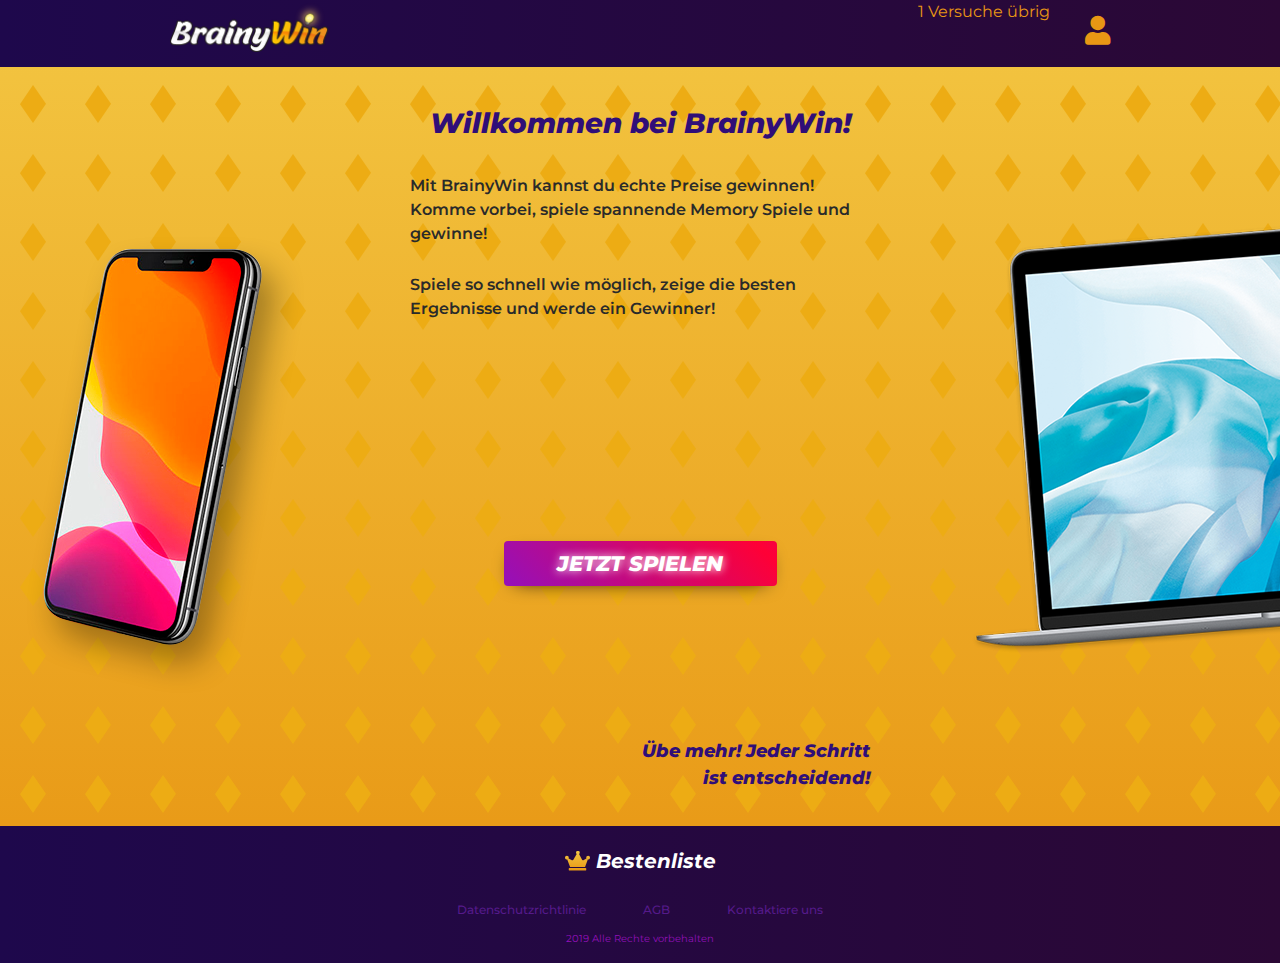
<file: index.html>
<!DOCTYPE html>
<meta name="viewport" content="width=device-width, initial-scale=1">
<html lang="en">
<head>
	<meta charset="UTF-8">
	<title>Brainywin</title>
	<link rel="shortcut icon" href="./favicon.ico" type="image/x-icon">
	<link rel="stylesheet" type="text/css" href="./css/styles.css">
	<script type="text/javascript"> (function() { var css = document.createElement('link'); css.href = 'https://use.fontawesome.com/releases/v5.1.0/css/all.css'; css.rel = 'stylesheet'; css.type = 'text/css'; document.getElementsByTagName('head')[0].appendChild(css); })(); 
	</script>

	
</head>
<body class="main">
  <div id="popUpLimit">
  <div class="box orange_gr">
    <!-- <div class="img">&nbsp;</div> -->
    <div class="content">
      <h3>Du hast alle Versuche verbraucht
</h3>
      <h4 id="credits_left"> 0 Versuche übrig

</h4>
      <p>Du kannst jetzt mehr Versuche kaufen, erneut spielen und deine Gewinnchancen erhöhen.
</p>
<p>Wenn du den Service abonnierst, solltest du warten, bis das nächste wöchentliche Geschicklichkeitsspiel beginnt.
</p>
      <a class="getPremium" href="">Ich möchte mehr Versuche kaufen und erneut spielen.        
</a>
      <button type="button" id="close" class="close">Abbrechen
</button>
    </div>
  </div>
</div>
<header class="violet_gr">
	<div class="wrapper">
		<a href="./index.html">
			<img class="header_logo" src="./images/brainywin_logo_small.png">
		</a>

		<a href="./profile.html" id="login_icon">
			<i class="fas fa-user"></i>
		</a>	
		<div class="float-right-block">	
			<span id="credit_counter"> --- </span>
		</div>
	</div>
</header>
<section class="main_bg orange_gr">
	<div class="wrapper">
		<img class="left_img mobile_hide" src="./images/iphone.png">
		<img class="right_img" src="./images/notebook.png">
		<h2 class="left">Willkommen bei BrainyWin!
</h2>
		<p class="main_text">
		<span>Mit BrainyWin kannst du echte Preise gewinnen! Komme vorbei, spiele spannende Memory Spiele und gewinne!
</span> 
			<span>Spiele so schnell wie möglich, zeige die besten Ergebnisse und werde ein Gewinner!
</span>
		</p>
		<div class="center_content">
			<button class="button" id="play_button" href="">JETZT SPIELEN
</button>

			</div>
		<h3>Übe mehr!

			Jeder Schritt<br>  ist entscheidend!
</h3>
	</div>

</section>
<footer class="violet_gr">
<img class="left_img desk_hide" src="./images/iphone.png">
	<div class="wrapper">
		<a href="./rankings.html" class="Rankings_link">
		<i class="fas fa-crown"></i> Bestenliste
</a>
		<img class="bottom_logo desk_hide" src="./images/brainywin_logo.svg">
			<li class="footer_menu">
				<ul><a href="./privacypolicy.html">Datenschutzrichtlinie
</a></ul>
				<ul><a href="./terms.html">AGB
</a></ul>
				<ul><a href="./contact.html">Kontaktiere uns
</a></ul>
			</li>
		<span class="copyright"> 2019 Alle Rechte vorbehalten
</span>
	</div>
</footer>




</body>

	<script  type="text/javascript" src="./js/login.js" ></script>
</html>
</file>
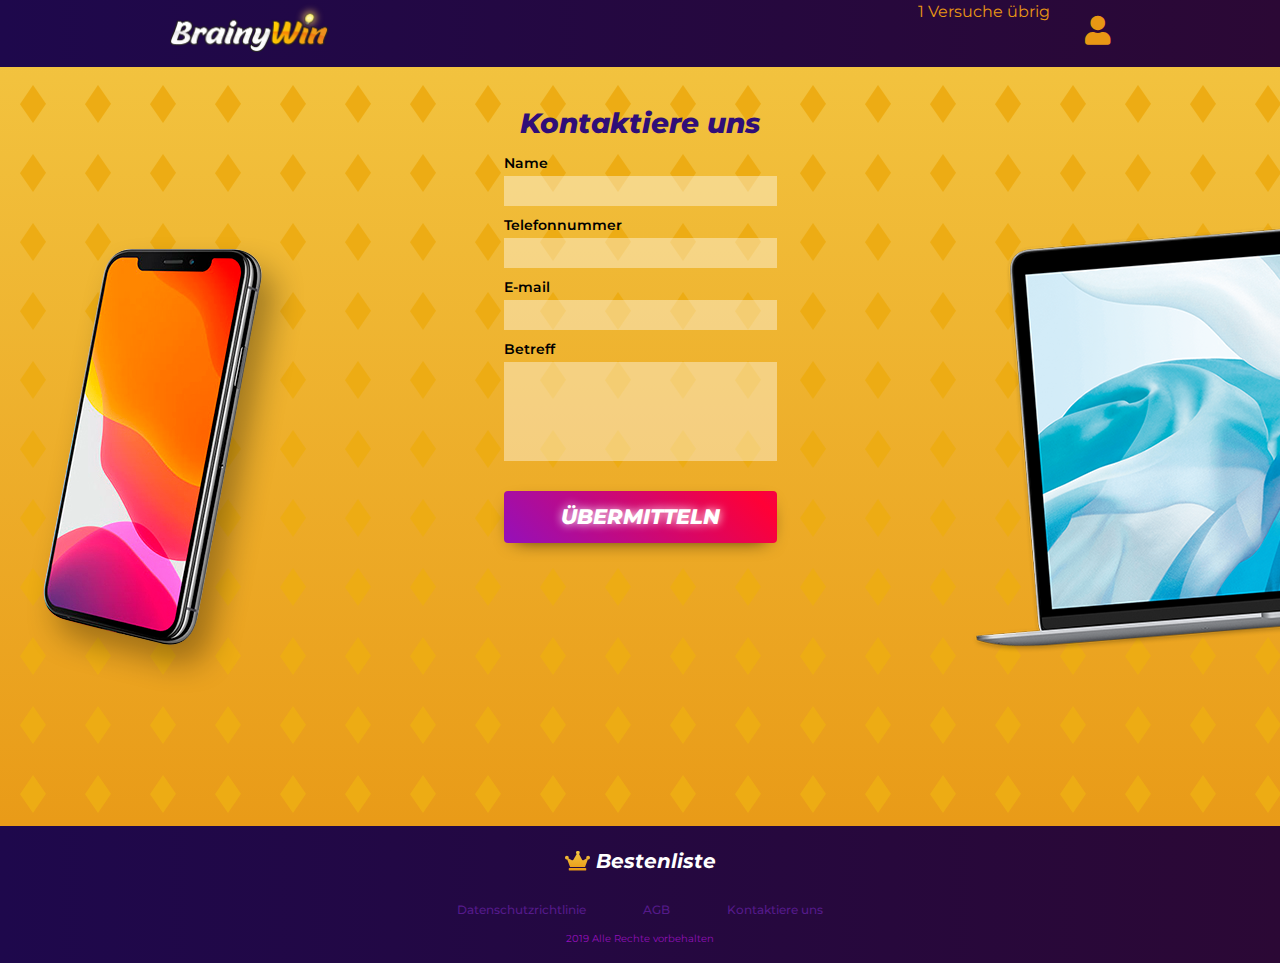
<file: contact.html>
<!DOCTYPE html>
<meta name="viewport" content="width=device-width, initial-scale=1">
<html lang="en">
<head>
	<meta charset="UTF-8">
	<title>Kontaktiere uns
</title>
	<link rel="shortcut icon" href="./favicon.ico" type="image/x-icon">
	<link rel="stylesheet" type="text/css" href="./css/styles.css">
	<script type="text/javascript"> (function() { var css = document.createElement('link'); css.href = 'https://use.fontawesome.com/releases/v5.1.0/css/all.css'; css.rel = 'stylesheet'; css.type = 'text/css'; document.getElementsByTagName('head')[0].appendChild(css); })(); </script>
	
</head>
<body class="main">

<header class="violet_gr">
	<div class="wrapper">
		<a href="./index.html">
			<img class="header_logo" src="./images/brainywin_logo_small.png">
		</a>

		<a href="./profile.html" id="login_icon">
			<i class="fas fa-user"></i>
		</a>	
		<div class="float-right-block">	
			<span id="credit_counter"> --- </span>
		</div>
	</div>
</header>
<section class="main_bg orange_gr">

	<div class="wrapper">
<img class="left_img mobile_hide" src="./images/iphone.png">
<img class="right_img mobile_hide" src="./images/notebook.png">
	<h2 class="contact_header">Kontaktiere uns
</h2>
		<form>
			<span>Name</span>
			<input method="post" type="text" name="name">
			<span>Telefonnummer
</span>
			<input method="post" type="text" name="phone">
			<span>E-mail</span>
			<input method="post" type="text" name="mail">
			<span>Betreff
</span>
			<textarea method="post" name="comment"></textarea>
			<a class="button" href="">ÜBERMITTELN
</a>
		</form>
	</div>

</section>
<footer class="violet_gr">

	<div class="wrapper">
		<a href="./rankings.html" class="Rankings_link">
		<i class="fas fa-crown"></i> Bestenliste
</a>
		<img class="bottom_logo desk_hide" src="./images/brainywin_logo.svg">
			<li class="footer_menu">
				<ul><a href="./privacypolicy.html">Datenschutzrichtlinie
</a></ul>
				<ul><a href="./terms.html">AGB
</a></ul>
				<ul><a href="./contact.html">Kontaktiere uns
</a></ul>
			</li>
		<span class="copyright"> 2019 Alle Rechte vorbehalten
</span>
	</div>
</footer>




</body>

	<script  type="text/javascript" src="./js/login.js" ></script>
</html>
</file>
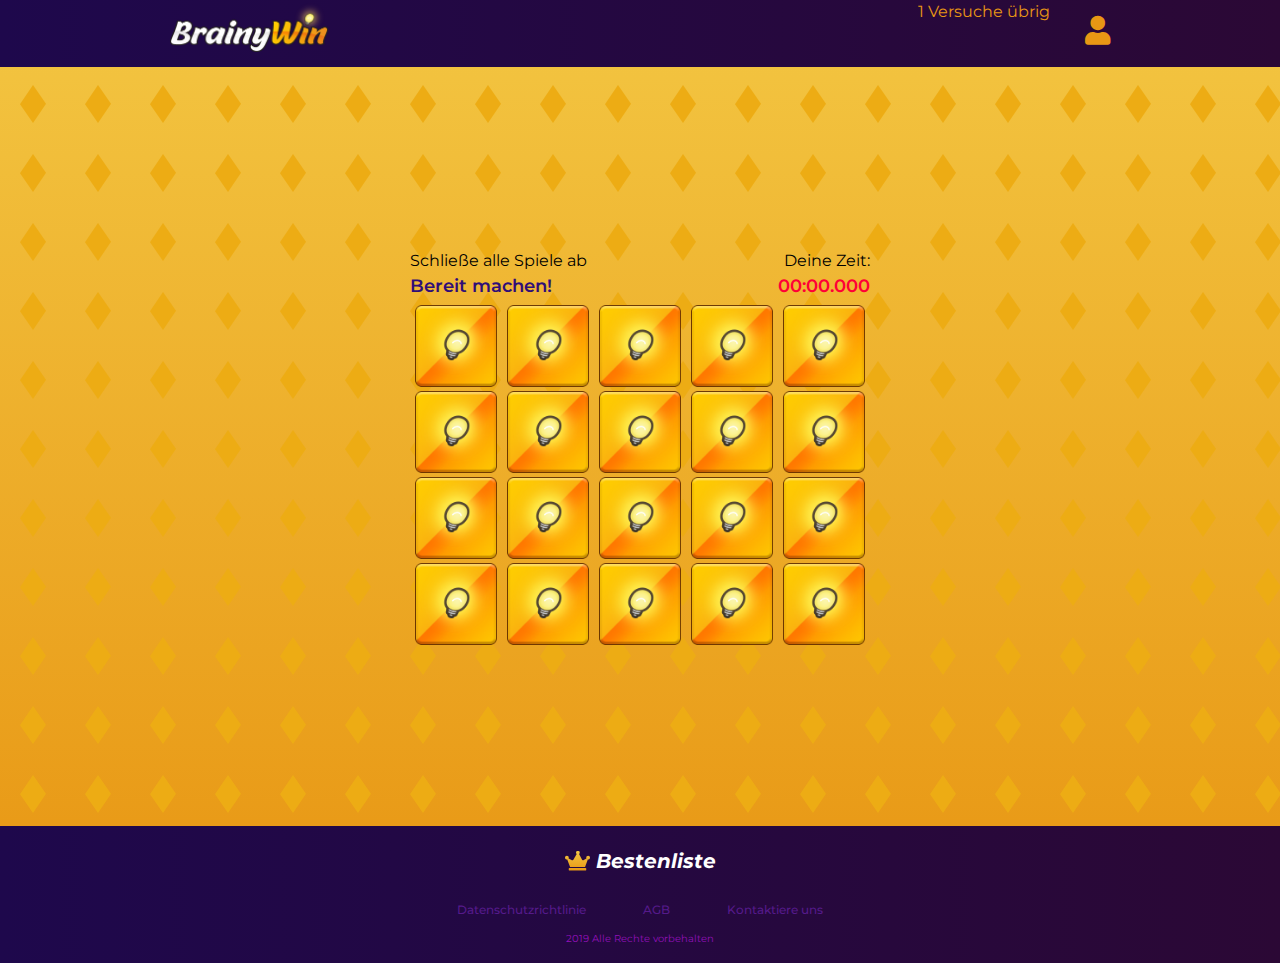
<file: game.html>
<!DOCTYPE html>

<html lang="en">
<head>
<meta charset="UTF-8">
<meta name="viewport" content="width=device-width, initial-scale=1">
	<title>Game</title>
	<link rel="shortcut icon" href="./favicon.ico" type="image/x-icon">
	<link rel="stylesheet" type="text/css" href="./css/styles.css">
	<script type="text/javascript"> (function() { var css = document.createElement('link'); css.href = 'https://use.fontawesome.com/releases/v5.1.0/css/all.css'; css.rel = 'stylesheet'; css.type = 'text/css'; document.getElementsByTagName('head')[0].appendChild(css); })(); </script>
	
</head>
<body class="main">
  <div id="popUpLimit">
  <div class="box orange_gr">
    <!-- <div class="img">&nbsp;</div> -->
    <div class="content">
      <h3>Du hast alle Versuche verbraucht
</h3>
      <h4 id="credits_left"> 0 Versuche übrig

</h4>
      <p>Du kannst jetzt mehr Versuche kaufen, erneut spielen und deine Gewinnchancen erhöhen.
</p>
<p>Wenn du den Service abonnierst, solltest du warten, bis das nächste wöchentliche Geschicklichkeitsspiel beginnt.
</p>
      <a class="getPremium" href="">Ich möchte mehr Versuche kaufen und erneut spielen.        
</a>
      <button type="button" id="close" class="close">Abbrechen
</button>
    </div>
  </div>
</div>
<header class="violet_gr">
	<div class="wrapper">
		<a href="./index.html">
			<img class="header_logo" src="./images/brainywin_logo_small.png">
		</a>

		<a href="./profile.html" id="login_icon">
			<i class="fas fa-user"></i>
		</a>	
		<div class="float-right-block">	
			<span id="credit_counter"> --- </span>
		</div>
	</div>
</header>
<section  id="game_screen" class="main_bg orange_gr game">

	<div class="wrapper game">
<!-- <img class="left_img mobile_hide" src="./images/iphone.png">
<img class="right_img mobile_hide" src="./images/notebook.png"> -->
	<div class="gametimer_box">
		<span>Schließe alle Spiele ab
<br/>
			<span id="level_count">Level -</span>
		</span>
		<span>Deine Zeit:
<br/>
			<span id="timer">00:00.000</span>
		</span>

	</div>


<!-- =================== THE GAME ================= -->
	<section class="memory-game">
		<div class="memory-card" data-image="1" data-match="0">
			<img class="front-face" src="./images/
game/devices/headphones.png" alt="card
">
			<img class="back-face" src="./images/game/card_font-face.png"
 alt="card
">
		</div>
		<div class="memory-card" data-image="1" data-match="0">
			<img class="front-face" src="./images/
game/devices/headphones.png" alt="card
">
			<img class="back-face" src="./images/game/card_font-face.png"
 alt="card
">
		</div>
		<div class="memory-card" data-image="2" data-match="0">
			<img class="front-face" src="./images/
game/devices/laptop.png" alt="card
">
			<img class="back-face" src="./images/game/card_font-face.png"
 alt="card
">
		</div>
		<div class="memory-card" data-image="2" data-match="0">
			<img class="front-face" src="./images/
game/devices/laptop.png" alt="card
">
			<img class="back-face" src="./images/game/card_font-face.png"
 alt="card
">
		</div>
		<div class="memory-card" data-image="3" data-match="0">
			<img class="front-face" src="./images/
game/devices/phone.png" alt="card
">
			<img class="back-face" src="./images/game/card_font-face.png"
 alt="card
">
		</div>
		<div class="memory-card" data-image="3" data-match="0">
			<img class="front-face" src="./images/
game/devices/phone.png" alt="card
">
			<img class="back-face" src="./images/game/card_font-face.png"
 alt="card
">
		</div>
		<div class="memory-card" data-image="4" data-match="0">
			<img class="front-face" src="./images/
game/devices/screen.png" alt="card
">
			<img class="back-face" src="./images/game/card_font-face.png"
 alt="card
">
		</div>
		<div class="memory-card" data-image="4" data-match="0">
			<img class="front-face" src="./images/
game/devices/screen.png" alt="card
">
			<img class="back-face" src="./images/game/card_font-face.png"
 alt="card
">
		</div>
		<div class="memory-card" data-image="5">
			<img class="front-face" src="./images/
game/devices/tablet.png" alt="card
">
			<img class="back-face" src="./images/game/card_font-face.png"
 alt="card
">
		</div>
		<div class="memory-card" data-image="5" data-match="0">
			<img class="front-face" src="./images/
game/devices/tablet.png" alt="card
">
			<img class="back-face" src="./images/game/card_font-face.png"
 alt="card
">
		</div>
		<div class="memory-card" data-image="6" data-match="0">
			<img class="front-face" src="./images/
game/devices/watch.png" alt="card
">
			<img class="back-face" src="./images/game/card_font-face.png"
 alt="card
">
		</div>
		<div class="memory-card" data-image="6" data-match="0">
			<img class="front-face" src="./images/
game/devices/watch.png" alt="card
">
			<img class="back-face" src="./images/game/card_font-face.png"
 alt="card
">
		</div>
		<div class="memory-card" data-image="7" data-match="0">
			<img class="front-face" src="./images/
game/devices/card.png" alt="card
">
			<img class="back-face" src="./images/game/card_font-face.png"
 alt="card
">
		</div>
		<div class="memory-card" data-image="7" data-match="0">
			<img class="front-face" src="./images/
game/devices/card.png" alt="card
">
			<img class="back-face" src="./images/game/card_font-face.png"
 alt="card
">
		</div>
		<div class="memory-card" data-image="8" data-match="0">
			<img class="front-face" src="./images/
game/devices/headphones2.png" alt="card
">
			<img class="back-face" src="./images/game/card_font-face.png"
 alt="card
">
		</div>
		<div class="memory-card" data-image="8" data-match="0">
			<img class="front-face" src="./images/
game/devices/headphones2.png" alt="card
">
			<img class="back-face" src="./images/game/card_font-face.png"
 alt="card
">
		</div>
		<div class="memory-card" data-image="9" data-match="0">
			<img class="front-face" src="./images/
game/devices/player.png" alt="card
">
			<img class="back-face" src="./images/game/card_font-face.png"
 alt="card
">
		</div>
		<div class="memory-card" data-image="9" data-match="0">
			<img class="front-face" src="./images/
game/devices/player.png" alt="card
">
			<img class="back-face" src="./images/game/card_font-face.png"
 alt="card
">
		</div>
		<div class="memory-card" data-image="10" data-match="0">
			<img class="front-face" src="./images/
game/devices/tv.png" alt="card
">
			<img class="back-face" src="./images/game/card_font-face.png"
 alt="card
">
		</div>
		<div class="memory-card" data-image="10" data-match="0">
			<img class="front-face" src="./images/
game/devices/tv.png" alt="card
">
			<img class="back-face" src="./images/game/card_font-face.png"
 alt="card
">
		</div>
		</div>
</section>
<section id="result" class="main_bg orange_gr">

	<div class="wrapper ">
<img class="left_img mobile_hide" src="./images/iphone.png">
<img class="right_img mobile_hide" src="./images/notebook.png">
	<h2 class="">Herzlichen Glückwünsch!
</h2>
	<div class="profile_box result">
		
		<span class="small_title">Deine Zeit:
</span>
		<span id="user_new_time">
		--:--.---</span>
		<span  class="small_title leader">Bestzeit:
</span>
		<span id="leader_time" class="leader">
		--:--.---</span>
		
		</div>
		<span class="improve_small">
		Verbessere dein Ergebnis und <br/>erhöhe deine Gewinnchancen!
</span>
		
		<button class="button" id="play_button" href="">JETZT SPIELEN
</button>
	
	</div>

</section>
<footer class="violet_gr">

	<div class="wrapper">
		<a href="./rankings.html" class="Rankings_link">
		<i class="fas fa-crown"></i> Bestenliste
</a>
		<img class="bottom_logo desk_hide" src="./images/brainywin_logo.svg">
			<li class="footer_menu">
				<ul><a href="./privacypolicy.html">Datenschutzrichtlinie
</a></ul>
				<ul><a href="./terms.html">AGB
</a></ul>
				<ul><a href="./contact.html">Kontaktiere uns
</a></ul>
			</li>
		<span class="copyright"> 2019 Alle Rechte vorbehalten
</span>
	</div>
</footer>

<script src="./js/login.js"></script>
<script src="./js/game.js"></script>

<!-- <script  type="text/javascript" src="./js/login.js" ></script> -->

</body>
</html>
</file>
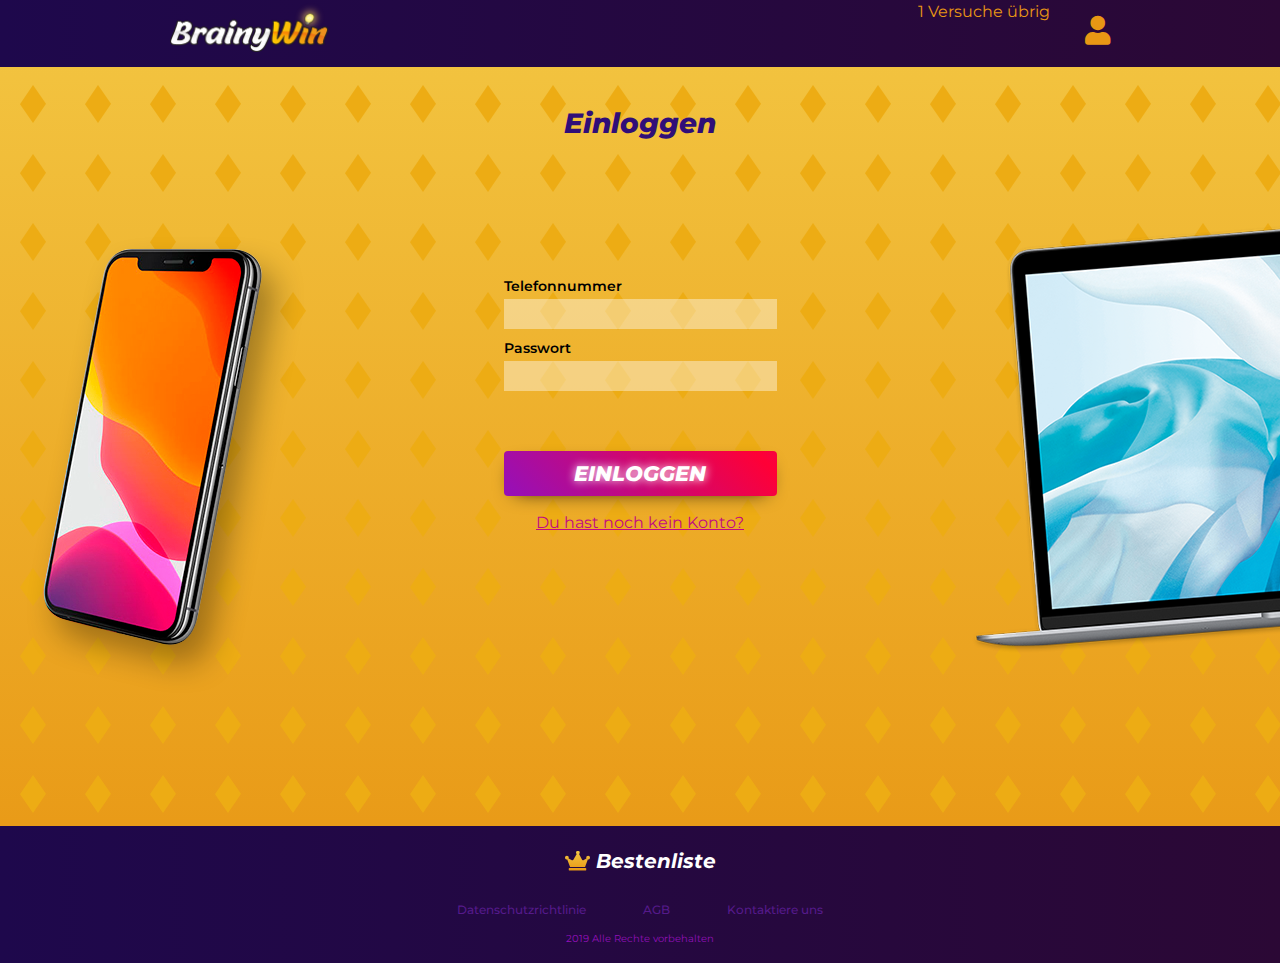
<file: login.html>
<!DOCTYPE html>
<meta name="viewport" content="width=device-width, initial-scale=1">
<html lang="en">
<head>
	<meta charset="UTF-8">
	<title>Login</title>
	<link rel="shortcut icon" href="./favicon.ico" type="image/x-icon">
	<link rel="stylesheet" type="text/css" href="./css/styles.css">
	<script type="text/javascript"> (function() { var css = document.createElement('link'); css.href = 'https://use.fontawesome.com/releases/v5.1.0/css/all.css'; css.rel = 'stylesheet'; css.type = 'text/css'; document.getElementsByTagName('head')[0].appendChild(css); })(); </script>
	
</head>
<body class="main">

<header class="violet_gr">
	<div class="wrapper">
		<a href="./index.html">
			<img class="header_logo" src="./images/brainywin_logo_small.png">
		</a>

		<a href="./profile.html" id="login_icon">
			<i class="fas fa-user"></i>
		</a>	
		<div class="float-right-block">	
			<span id="credit_counter"> --- </span>
		</div>
	</div>
</header>
<section class="main_bg orange_gr">

	<div class="wrapper">
<img class="left_img mobile_hide" src="./images/iphone.png">
<img class="right_img mobile_hide" src="./images/notebook.png">
	<h2 class="contact_header">Einloggen
</h2>
	<div class="login_box">	
		<form>
			<span>Telefonnummer
</span>
			<input method="post" type="text" name="phone">
			<span>Passwort</span>
			<input method="post" type="text" name="password">
			<button class="button" type="submit" href="">EINLOGGEN
</button>
			<a href="" class="log_out_button">Du hast noch kein Konto? 
</a>
	</div>		
			
		</form>
	</div>

</section>
<footer class="violet_gr">
<img class="left_img desk_hide" src="./images/iphone.png">
	<div class="wrapper">
		<a href="./rankings.html" class="Rankings_link">
		<i class="fas fa-crown"></i> Bestenliste
</a>
		<img class="bottom_logo desk_hide" src="./images/brainywin_logo.svg">
			<li class="footer_menu">
				<ul><a href="./privacypolicy.html">Datenschutzrichtlinie
</a></ul>
				<ul><a href="./terms.html">AGB
</a></ul>
				<ul><a href="./contact.html">Kontaktiere uns
</a></ul>
			</li>
		<span class="copyright"> 2019 Alle Rechte vorbehalten
</span>
	</div>
</footer>




</body>

	<script  type="text/javascript" src="./js/login.js" ></script>
</html>
</file>
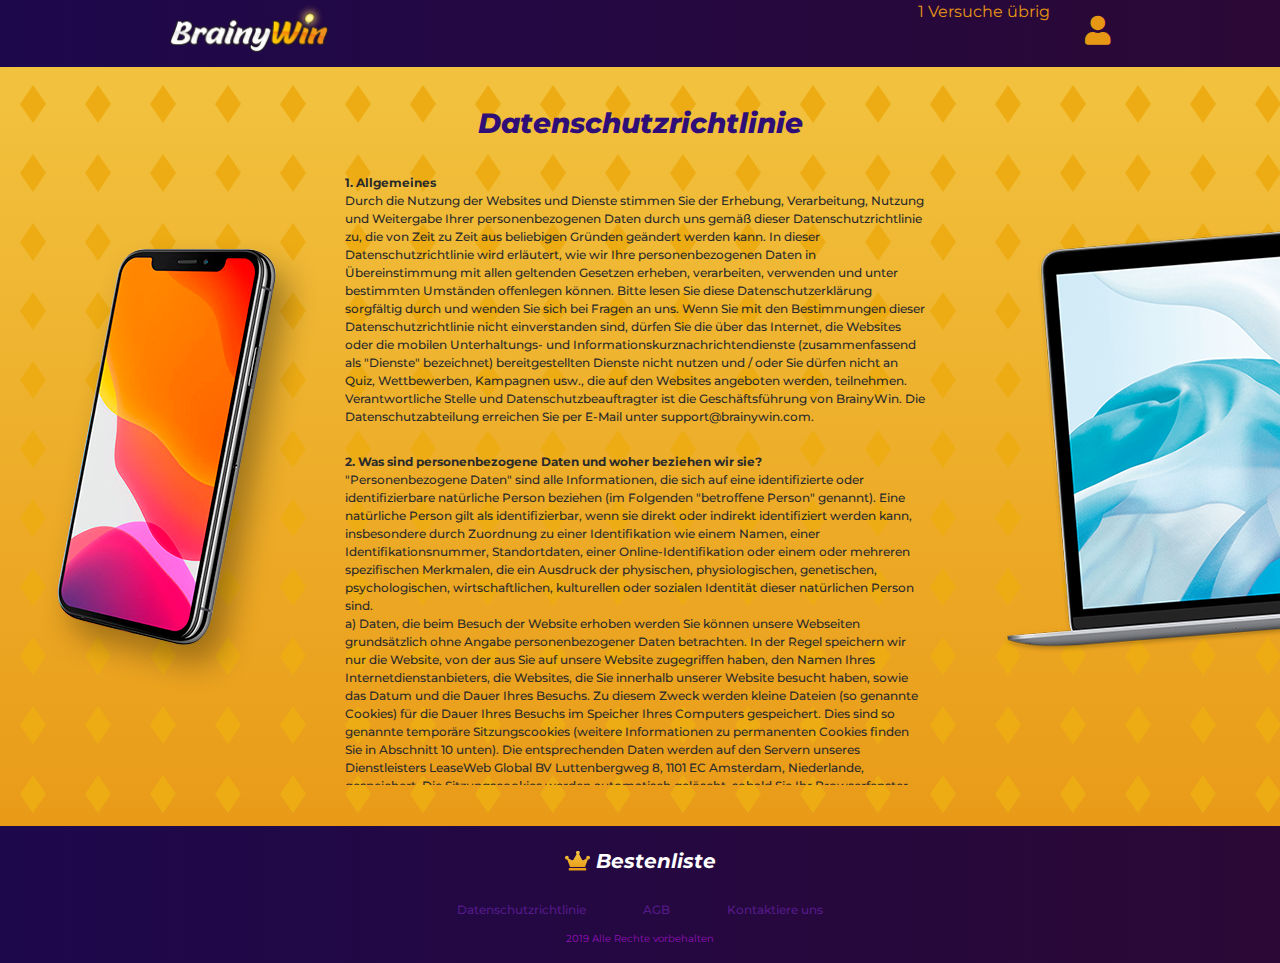
<file: privacypolicy.html>
<!DOCTYPE html>

<html lang="en">
<head>
<meta charset="UTF-8">
<meta name="viewport" content="width=device-width, initial-scale=1">
	<title>Privacy Policy</title>
	<link rel="shortcut icon" href="./favicon.ico" type="image/x-icon">
	<link rel="stylesheet" type="text/css" href="./css/styles.css">
	<script type="text/javascript"> (function() { var css = document.createElement('link'); css.href = 'https://use.fontawesome.com/releases/v5.1.0/css/all.css'; css.rel = 'stylesheet'; css.type = 'text/css'; document.getElementsByTagName('head')[0].appendChild(css); })(); </script>
	
</head>
<body class="main">

<header class="violet_gr">
	<div class="wrapper">
		<a href="./index.html">
			<img class="header_logo" src="./images/brainywin_logo_small.png">
		</a>

		<a href="./profile.html" id="login_icon">
			<i class="fas fa-user"></i>
		</a>	
		<div class="float-right-block">	
			<span id="credit_counter"> --- </span>
		</div>
	</div>
</header>
<section class="main_bg orange_gr">

	<div class="wrapper terms">
<img class="left_img mobile_hide" src="./images/iphone.png">
<img class="right_img mobile_hide" src="./images/notebook.png">
	<h2 class="">Datenschutzrichtlinie</h2>
	<p>
<span><b>1. Allgemeines</b><br/>

Durch die Nutzung der Websites und Dienste stimmen Sie der Erhebung, Verarbeitung, Nutzung und Weitergabe Ihrer personenbezogenen Daten durch uns gemäß dieser Datenschutzrichtlinie zu, die von Zeit zu Zeit aus beliebigen Gründen geändert werden kann. In dieser Datenschutzrichtlinie wird erläutert, wie wir Ihre personenbezogenen Daten in Übereinstimmung mit allen geltenden Gesetzen erheben, verarbeiten, verwenden und unter bestimmten Umständen offenlegen können. Bitte lesen Sie diese Datenschutzerklärung sorgfältig durch und wenden Sie sich bei Fragen an uns. Wenn Sie mit den Bestimmungen dieser Datenschutzrichtlinie nicht einverstanden sind, dürfen Sie die über das Internet, die Websites oder die mobilen Unterhaltungs- und Informationskurznachrichtendienste (zusammenfassend als "Dienste" bezeichnet) bereitgestellten Dienste nicht nutzen und / oder Sie dürfen nicht an Quiz, Wettbewerben, Kampagnen usw., die auf den Websites angeboten werden, teilnehmen. <br/>
Verantwortliche Stelle und Datenschutzbeauftragter ist die Geschäftsführung von BrainyWin. Die Datenschutzabteilung erreichen Sie per E-Mail unter support@brainywin.com.</span>
<span>

<b>2. Was sind personenbezogene Daten und woher beziehen wir sie?</b><br/>

"Personenbezogene Daten" sind alle Informationen, die sich auf eine identifizierte oder identifizierbare natürliche Person beziehen (im Folgenden "betroffene Person" genannt). Eine natürliche Person gilt als identifizierbar, wenn sie direkt oder indirekt identifiziert werden kann, insbesondere durch Zuordnung zu einer Identifikation wie einem Namen, einer Identifikationsnummer, Standortdaten, einer Online-Identifikation oder einem oder mehreren spezifischen Merkmalen, die ein Ausdruck der physischen, physiologischen, genetischen, psychologischen, wirtschaftlichen, kulturellen oder sozialen Identität dieser natürlichen Person sind.<br/>

a) Daten, die beim Besuch der Website erhoben werden

Sie können unsere Webseiten grundsätzlich ohne Angabe personenbezogener Daten betrachten. In der Regel speichern wir nur die Website, von der aus Sie auf unsere Website zugegriffen haben, den Namen Ihres Internetdienstanbieters, die Websites, die Sie innerhalb unserer Website besucht haben, sowie das Datum und die Dauer Ihres Besuchs. Zu diesem Zweck werden kleine Dateien (so genannte Cookies) für die Dauer Ihres Besuchs im Speicher Ihres Computers gespeichert. Dies sind so genannte temporäre Sitzungscookies (weitere Informationen zu permanenten Cookies finden Sie in Abschnitt 10 unten). Die entsprechenden Daten werden auf den Servern unseres Dienstleisters LeaseWeb Global BV Luttenbergweg 8, 1101 EC Amsterdam, Niederlande, gespeichert. Die Sitzungscookies werden automatisch gelöscht, sobald Sie Ihr Browserfenster schließen. Wir verwenden die Sitzungscookies, um eine sogenannte Sitzungs-ID für interne statistische Zwecke zu erstellen. Die erhaltenen Daten sind vollständig anonymisiert, so dass Sie nicht als Person identifiziert werden können. Ihre IP-Adresse und ein Zeitstempel werden aus Sicherheitsgründen gespeichert und nur für interne Zwecke verwendet. Die IP-Adresse ist eine maschinenbezogene Identifikation, die Rückschlüsse auf den zum Zeitpunkt der Online-Anfrage verwendeten Computer für den Internetzugang oder das verwendete Internet-Gateway zulässt. Der Begriff Zeitstempel bezeichnet einen Wert in einem definierten Format, der einem Ereignis eine Zeit zuordnet (wie z.B. das Senden oder Empfangen einer Nachricht oder das Ändern von Daten oder dergleichen). Der Zweck eines Zeitstempels besteht darin, Personen oder Computern klar zu machen, wann welche Ereignisse aufgetreten sind.<br/>

b) Persönliche Daten, die Sie in einem Formular an uns senden<br/>

Wir erhalten Ihre personenbezogenen Daten, wenn Sie diese Daten in ein Registrierungs- oder Kontaktformular auf unserer Website eingeben und sich damit für Mehrwertdienste / Informations- und Multimediadienste registrieren. Welche Daten erfasst werden, hängt davon ab, für welchen Dienst Sie sich interessieren.

Sofern sich aus dem jeweiligen Formular nichts anderes ergibt, werden folgende Daten erhoben und gespeichert:

- Ihr vollständiger und korrekter Namen,
- Ihre E-Mail-Adresse,
- Ihre Telefonnummer,
- Ihr geografischer Standort (Land).

Wenn Sie bei Ihrer Registrierung Ihre Einwilligung zur Werbung erteilt haben, speichern wir auch Ihre Registrierungsdaten (Datum und Uhrzeit der Einwilligungserklärung, IP-Adresse, Angaben zu Ihrem Browser und Betriebssystem, Gerät).<br/>

c) Persönliche Daten, die Sie uns unter Hinweis auf Ihr Interesse übermitteln

Sobald Sie sich für die Mehrwertdienste / Informations- und Multimediadienste registriert haben,
stellen wir Ihnen möglicherweise weitere Fragen, die Sie beantworten können (aber nicht
beantworten müssen). Bei diesen Fragen geht es um allgemeine Vorlieben und Interessen (z.B.
Industrie). Wenn Sie diese Fragen beantworten, speichern wir diese Antworten auch, damit wir
und unsere Sponsoren Ihnen Anzeigen senden können, die Ihren Interessen entsprechen. Die
Daten werden jedoch nur dann gespeichert und an die Sponsoren weitergegeben, wenn Sie
Ihre Einwilligung zur Werbung erteilt haben. </span>
<span>

<b>3. Zwecke, zu denen wir Ihre personenbezogenen Daten verwenden</b><br/>

Gemäß der DSGVO, dem Bundesdatenschutzgesetz und anderen Gesetzen, die den
Datenschutz regeln, können wir Ihre personenbezogenen Daten nur mit Ihrer Einwilligung
verarbeiten. <br/>
Verarbeitung zur Erfüllung vertraglicher Verpflichtungen (Artikel 6 Absatz 1 b) DSGVO)
Wir verwenden und sammeln Ihre personenbezogenen Daten in erster Linie, um die
Mehrwertdienste / Informations- und Multimediadienste zu betreiben.
Einige Ihrer Daten werden jedoch auch zu Werbezwecken erhoben:<br/>

a) Wenn Sie über das Online-Formular an den (werbefinanzierten) Mehrwertdiensten /
Informations- und Multimediadiensten teilnehmen und gleichzeitig die Einwilligung zur Werbung
erteilen, umfasst der Gegenstand des abgeschlossenen Mehrwertdiensten / Informations- und
Multimediavertrags auch die Übermittlung von Daten zu Werbezwecken. In diesem Fall ist Ihre
vertragliche Überlegung, dass Sie die Einwilligung zur Werbung erteilen, die es uns und
unseren Sponsoren ermöglicht, Werbung in den genannten Bereichen (Post-, E-Mail- und
Telefonwerbung) zu schalten. Aus diesem Grund werden die Daten gemäß § 6 Abs. 1 Bst.
DSGVO gespeichert und von uns zu Werbezwecken verwendet. Die Daten werden dann auch
an die Sponsoren weitergegeben, um Werbung in den genannten Bereichen zu schalten. Wenn
Sie den Mehrwertdienst- / Informations- und Multimediavertrag kündigen, werden wir diese
Daten nicht mehr für Werbezwecke verwenden.<br/>

Wenn Sie einen Mehrwertdienst- / Informations- und Multimediavertrag abschließen, ohne Ihr
Einverständnis zur Werbung zu erteilen, entfällt die vorgenannte Verwendung der Daten zu
Werbezwecken.


b) Verarbeitung aufgrund Ihrer Einwilligung (Artikel 6 Absatz 1 a) DSGVO

Wir verarbeiten Ihre Daten auch auf der Grundlage der Einwilligung zur Werbung, wenn Sie uns
diese Einwilligung bei der Registrierung für die Erbringung von Mehrwertdiensten / Informationsund Multimediadiensten erteilen. In diesem Fall verwenden wir die Daten selbst zu
Werbezwecken und leiten sie im Rahmen der von Ihnen erteilten Einwilligung an unsere
Sponsoren weiter.


c) Verarbeitung zum Schutz berechtigter Interessen (Artikel 6 Absatz 1 1 f) DSGVO)

Wenn Sie nach / während der Registrierung für die Mehrwertdienste / Informations- und
Multimediadienste Fragen beantworten, die sich nicht auf ein bestimmtes Produkt beziehen,
speichern wir Ihre Antworten mit Ihren persönlichen Daten, um eine gezielte Werbung zu
gewährleisten. Bei Antworten, die sich auf ein bestimmtes Produkt beziehen, leiten wir Ihre
Antwort an das jeweilige Unternehmen weiter.<br/>

d) Verarbeitung aufgrund gesetzlicher Vorschriften (Artikel 6 Absatz 1 Buchstabe c DSGVO)
Schließlich verarbeiten wir Ihre Daten, um unsere steuerlichen und kaufmännischen
Buchhaltungs- und Aufzeichnungspflichten zu erfüllen.
<br/>

d) Processing on the basis of legal requirements (Article 6 paragraph 1 c) GDPR)<br/>

Finally, we process your data to meet our fiscal and commercial accounting and record keeping obligations. 
</span>
<span>
<b>4. Wer erhält Ihre Daten und wann werden sie in Drittländer gesendet?</b><br/>

In den folgenden Unterpunkten erläutern wir, an wen wir Ihre Daten senden und wann wir die
Daten in sogenannte Drittländer senden. Drittländer sind Länder außerhalb des Europäischen
Wirtschaftsraums. Wir verarbeiten Ihre Daten intern in mehreren Abteilungen. Wir senden Daten
in erster Linie an externe Dienstleister, da wir einige Dienste selbst nicht oder nicht sinnvoll
anbieten können. Wir haben externe Dienstleister, die wir für alle unsere Datenverarbeitungsund externen Dienstleister einsetzen, die nur dann Daten erhalten, wenn Sie ausdrücklich die
Zusendung dieser Daten wünschen.<br/>

a) Datenvalidierung
Wir verwenden auch externe Dienstleister, um die Daten für diese Zwecke zu verarbeiten.
Wenn Sie nicht möchten, dass Ihre Daten auf diese oder eine andere Weise verarbeitet werden,
können Sie Ihre Einwilligung dazu per E-Mail an die Adresse support@brainywin.com
widerrufen.<br/>


b) Weitergabe an unsere Sponsoren oder die Anbieter spezifischer Produktangebote
Wenn Sie bei der Registrierung für die Mehrwertdienste / Informations- und Multimediadienste
Ihre Zustimmung zum Erhalt von Werbung von unseren Sponsoren / Dritten erklärt haben,
geben wir Ihre Daten möglicherweise an diese Sponsoren weiter. Die Daten werden jedoch
nicht an alle Sponsoren weitergeleitet. Stattdessen wählen wir die Unternehmen aus, an die wir
die Daten senden. Wir werden die Daten jedoch auch nach Widerruf der Einwilligung zur
Werbung an unsere Sponsoren weitergeben, soweit dies zum Nachweis der in der
Vergangenheit erteilten Einwilligung erforderlich ist.
Ihre Daten werden auch an Unternehmen weitergegeben, an deren Produkten Sie nach
Abschluss der Registrierung ein besonderes Interesse gezeigt haben.
 
</span>
<span>
<b>5. Zeitraum, für den Ihre Daten gespeichert werden</b><br/>

Die Dauer der Speicherung Ihrer Daten richtet sich nach dem Rechtsgrundsatz der
Datenverarbeitung:
Daten, die wir nur zur Erbringung von Mehrwertdiensten / Informationen und
Multimediadiensten erhalten, werden spätestens drei Monate nach Erbringung des Dienstes
gelöscht. Mehrwertdienste / Informationen und Multimedia gelten als abgeschlossen, wenn Sie
Ihr Abonnement durch Senden relevanter Informationen per Telefon oder E-Mail gekündigt
haben.
Daten, die wir zu Werbezwecken erhalten haben, werden zehn Jahre nach Wegfall des
Grundes für die Speicherung der Daten gelöscht. Wenn Sie uns Ihre Einwilligung zur Werbung
erteilen, werden wir Ihre Daten zehn Jahre nach dem Widerruf oder der endgültigen
Verwendung Ihrer Daten löschen. Eine derartige Langzeitspeicherung ist erforderlich, da wir
nach wie vor nachweisen müssen, dass die werbliche Nutzung durch uns oder unsere Partner
auch nach Widerruf der Einwilligung rechtlich zulässig war. Wird die Einwilligung widerrufen,
bevor die Daten zu Werbezwecken verwendet wurden, werden die Daten innerhalb eines
Monats nach Widerruf der Einwilligung gelöscht.
</span><span>
<b>6. Ihre Rechte als betroffene Person und Ihr Widerruf der Einwilligung</b><br/>

Die Allgemeine Datenschutzverordnung garantiert Ihnen bestimmte Rechte, die Sie über uns
geltend machen können. Sie haben das Recht:
- von uns eine Bestätigung zu verlangen, ob personenbezogene Daten, die Sie betreffen,
verarbeitet werden, und gegebenenfalls die besonderen Umstände der Datenverarbeitung (Art.
15 DSGVO: Auskunftsrecht der betroffenen Person),
- umgehend zu verlangen, dass wir falsche personenbezogene Daten, die Sie betreffen,
korrigieren. Unter Berücksichtigung des Zwecks der Verarbeitung haben Sie auch das Recht,
die Vervollständigung unvollständiger personenbezogener Daten zu verlangen, auch durch eine
ergänzende Erklärung (Art. 16 DSGVO: Recht auf Berichtigung),
- zu verlangen, dass wir Ihre personenbezogenen Daten unverzüglich löschen (Art. 17 DSGVO:
Löschungsrecht),
- zu verlangen, dass wir die Verarbeitung einschränken (Artikel 18 DSGVO: Recht auf
Einschränkung der Verarbeitung),
- im Falle einer Verarbeitung aufgrund einer Einwilligung oder zur Erfüllung eines Vertrages die
von Ihnen zur Verfügung gestellten personenbezogenen Daten in einem strukturierten,
gebräuchlichen und maschinenlesbaren Format zu erhalten und diese Daten ungehindert an
einen anderen Verantwortlichen weiterzugeben von uns oder zur direkten Übermittlung dieser
Daten an eine andere verantwortliche Person, sofern dies technisch möglich ist (Artikel 20
DSGVO: Recht auf Datenübertragbarkeit),
- aus Gründen, die sich auf Ihre besondere Situation beziehen, jederzeit Einwände gegen die
Verarbeitung personenbezogener Daten zu erheben, die zur Erfüllung einer im öffentlichen
Interesse liegenden Aufgabe oder zur Ausübung behördlicher Befugnisse erforderlich sind
(Artikel 21 DSGVO: Widerspruchsrecht) ,
- jederzeit eine Beschwerde bei einer Aufsichtsbehörde einzureichen, insbesondere in dem
Mitgliedstaat, in dem Sie Ihren gewöhnlichen Aufenthalt haben, an dem Sie Ihren Arbeitsplatz
haben oder an dem der mutmaßliche Verstoß begangen wurde, wenn Sie der Meinung sind,
dass die Verarbeitung Ihrer personenbezogenen Daten einen Rechtsverstoß darstellt (§ 77
DSGVO in Verbindung mit § 19 Bundesdatenschutzgesetz: Beschwerderecht bei einer
Aufsichtsbehörde).
Wenn Sie uns Ihre Einwilligung erteilt haben, haben Sie letztendlich das Recht, Ihre Einwilligung
jederzeit zu widerrufen. In diesem Fall bleibt jede von uns durchgeführte Datenverarbeitung bis
zu dem Zeitpunkt, an dem Sie Ihre Einwilligung widerrufen, legal. Zu diesem Zweck können Sie
einfach auf den Link in jeder E-Mail klicken und sich vom E-Mail-Service abmelden oder eine
E-Mail an support@brainywin.com senden. Sobald Sie Ihre Einwilligung widerrufen haben,
werden die von Ihnen angegebenen Daten nicht mehr für Werbezwecke verwendet. Wir werden
Ihre Daten auch nicht zu Werbezwecken an Dritte weitergeben.
</span><span>
<b>7. Ihre Verpflichtung zur Angabe personenbezogener Daten</b><br/>

Sie sind nicht vertraglich oder rechtlich verpflichtet, an dem Service teilzunehmen. Wenn Sie
sich jedoch online registrieren und einen Mehrwertdienst- / Informations- und Multimediavertrag
abschließen, sind Sie verpflichtet, uns die Einwilligung auch für Werbung zu erteilen. Sie
können jedoch am Service teilnehmen, ohne Ihre Einwilligung zur Werbung zu erteilen, indem
Sie eine E-Mail an support@brainywin.com senden. Zur Bereitstellung von Mehrwertdiensten /
Informations- und Multimediadiensten (mit oder ohne Einwilligung für Werbung) müssen
Teilnehmerdaten angegeben werden.
</span><span>
<b>8. Sicherheit</b><br/>

Wir setzen technische und organisatorische Sicherheitsmaßnahmen ein, um sicherzustellen,
dass Ihre personenbezogenen Daten vor Verlust, fehlerhaften Änderungen und unbefugtem
Zugriff durch Dritte geschützt sind. In jedem Fall haben von unserer Seite nur befugte Personen
Zugriff auf Ihre personenbezogenen Daten, und diese haben sie nur in dem Umfang, der für die
oben genannten Zwecke erforderlich ist. Die Sicherheitsmaßnahmen werden laufend an die
Verbesserungen der technischen Möglichkeiten angepasst.

</span><span>
<b>9. Cookies</b><br/>

Wir verwenden auf unseren Websites sogenannte Cookies. Dies sind kleine Dateien, die auf
Ihrer Festplatte gespeichert werden und über die bestimmte Informationen an uns gesendet
werden. Diese Informationen umfassen insbesondere das Login (Ihren Besuch), das Datum und
die Uhrzeit Ihres Besuchs bei uns, die Cookie-Nummer und die URL der Website, von der aus
Sie unsere Website erreicht haben. Die relevanten Daten werden auf den Servern unseres
Diensteanbieters gespeichert.
Die Verwendung von Cookies ermöglicht es uns zunächst, Sie wiederzuerkennen. Wir können
die Cookies auch verwenden, um unsere Website optimal auf Ihre individuellen Bedürfnisse
abzustimmen. Wir verwenden Cookies auch, um die statistische Häufigkeit des Zugriffs auf die
verschiedenen Seiten unserer Website und die allgemeine Navigation aufzuzeichnen.
Wenn Sie jedoch die Verwendung von Cookies verhindern möchten, können Sie mit Ihrem
Browser die Annahme und Speicherung neuer Cookies verhindern. Sie können unsere Website
in diesem Fall weiterhin nutzen, der Leistungsumfang kann jedoch eingeschränkt sein. Um
herauszufinden, wie dies in dem von Ihnen verwendeten Browser funktioniert, verwenden Sie
bitte die Hilfefunktion in Ihrem Browser oder wenden Sie sich an den Hersteller. Wir empfehlen
jedoch, Cookies eingeschaltet zu lassen, da nur so der hohe Benutzerkomfort erreicht werden
kann, den wir stets anstreben.

</span><span>
<b>10. Änderungen dieser Datenschutzerklärung</b><br/>

Wir behalten uns das Recht vor, die Bestimmungen dieser Datenschutzrichtlinie nach eigenem
Ermessen zu ändern. Alle wesentlichen Änderungen werden auf dieser Seite an prominenter
Stelle veröffentlicht. Wir empfehlen Ihnen, diese Seite regelmäßig zu überprüfen, um etwaige
Änderungen dieser Datenschutzrichtlinie zu überprüfen. Wenn Sie die Dienste nach
Änderungen dieser Datenschutzrichtlinie weiterhin nutzen, stimmen Sie diesen Änderungen zu.
</span><span>
<b>11. Wie wir Ihre persönlichen Daten offenlegen</b><br/>

Wir verkaufen oder übertragen Ihre personenbezogenen Daten nicht an Dritte, es sei denn, dies
ist in dieser Datenschutzrichtlinie festgelegt. Wir geben Ihre personenbezogenen Daten nur an
Dritte weiter, wenn:
Eine solche Offenlegung wird Ihnen auf andere Weise offenbart, wenn Sie Ihre
personenbezogenen Daten und / oder einen Datenschutzhinweis für zusätzliche Dienste
übermitteln.
Eine solche Offenlegung ist gesetzlich oder durch eine Anordnung eines zuständigen Gerichts
vorgeschrieben oder, falls wir nach Treu und Glauben der Ansicht sind, dass eine Offenlegung
erforderlich ist, um die Rechte oder das Eigentum von uns zu schützen oder zu verteidigen.
Eine solche Offenlegung ist erforderlich, damit von uns beauftragte Dienstleister in ihrem
Namen Funktionen ausführen oder uns Dienstleistungen wie Werbung, Verkaufsförderung und
Auftragserfüllung, Marktforschung, Wirtschaftsprüfung, Website-Verwaltung, Datenverarbeitung,
Informationstechnologie und Bürodienstleistungen erbringen können Diese Organisation oder
Einzelperson sammelt, verwendet oder gibt die personenbezogenen Daten nicht zu anderen
Zwecken als zur Ausführung solcher Funktionen oder zur Bereitstellung von Diensten für uns
weiter.


Personenbezogene Daten werden in eine Transaktion zum Verkauf oder zur Verbriefung einiger
oder aller unserer Vermögenswerte nur zum Zweck der Erleichterung und Durchführung einer
solchen Transaktion einbezogen. Nach Abschluss der Transaktion werden Sie benachrichtigt.
Wir übertragen das Eigentum und die Kontrolle über Ihre persönlichen Daten an Dritte,
vorbehaltlich aller Bestimmungen und Einschränkungen in dieser Datenschutzerklärung.
Wir beauftragen Dritte („Datenverarbeiter“), die einige Ihrer Daten für uns verarbeiten. Auf Ihre
Anfrage stellen wir Ihnen eine Liste dieser Parteien zur Verfügung.
</span><span>
<b>12. Nur für Erwachsene</b><br/>

Weder die Dienste noch die Websites sind für die Verwendung durch Minderjährige bestimmt.
Wir sammeln wissentlich keine personenbezogenen Daten, die von Minderjährigen übermittelt
wurden. Nach Benachrichtigung über die Erhebung personenbezogener Daten eines
Minderjährigen ohne Einwilligung der Eltern werden wir diese Informationen unverzüglich
löschen.
</span><span>
<b>13. Zugriff auf Ihre persönlichen Daten</b><br/>

Sie haben das Recht, auf die von Ihnen zur Verfügung gestellten personenbezogenen Daten
zuzugreifen und diese zu berichtigen oder Ihre Einstellungen zu ändern. Sie können eine E-Mail
an die unten angegebene Adresse oder auf den Websites und / oder über unsere Dienste
senden und angeben, ob Ihre personenbezogenen Daten aus unserer Datenbank entfernt
werden sollen, ob Sie die Mitteilungen von uns oder ob Sie die Mitteilungen von Drittanbietern
oder Geschäftspartnern deaktivieren möchten. Durch das Löschen Ihrer persönlichen Daten
oder das anderweitige Ablehnen des Empfangs von Mitteilungen von uns oder Dritten werden
die Daten nur in unserer Datenbank gelöscht, um zukünftige Mitteilungen von uns und Dritten
zu verwalten. Durch diese Löschung werden keine bereits gesammelten personenbezogenen
Daten gelöscht, die möglicherweise bereits an Dritte weitergegeben wurden, wie oben in dieser
Datenschutzrichtlinie angegeben. Sie müssen sich an Dritte wenden, die Sie möglicherweise
direkt kontaktieren, um Ihre personenbezogenen Daten zu löschen, die sie möglicherweise
verwenden, um Sie zu kontaktieren.

</span><span>
<b>14. Kontaktinformationen
</b><br/> 

Wir freuen uns über Ihre Kommentare zu dieser Datenschutzrichtlinie. Wenn Sie Fragen haben,
Zugriff auf die Berichtigung oder Aktualisierung Ihrer persönlichen Daten wünschen und / oder
der Meinung sind, dass wir diese Datenschutzrichtlinie nicht eingehalten haben, wenden Sie
sich bitte über das Kontaktformular oder über support@brainywin.com an uns.
</span>
	</p>

</section>
<footer class="violet_gr">

	<div class="wrapper">
		<a href="./rankings.html" class="Rankings_link">
		<i class="fas fa-crown"></i> Bestenliste
</a>
		<img class="bottom_logo desk_hide" src="./images/brainywin_logo.svg">
			<li class="footer_menu">
				<ul><a href="./privacypolicy.html">Datenschutzrichtlinie
</a></ul>
				<ul><a href="./terms.html">AGB
</a></ul>
				<ul><a href="./contact.html">Kontaktiere uns
</a></ul>
			</li>
		<span class="copyright"> 2019 Alle Rechte vorbehalten
</span>
	</div>
</footer>




</body>

	<script  type="text/javascript" src="./js/login.js" ></script>
</html>
</file>
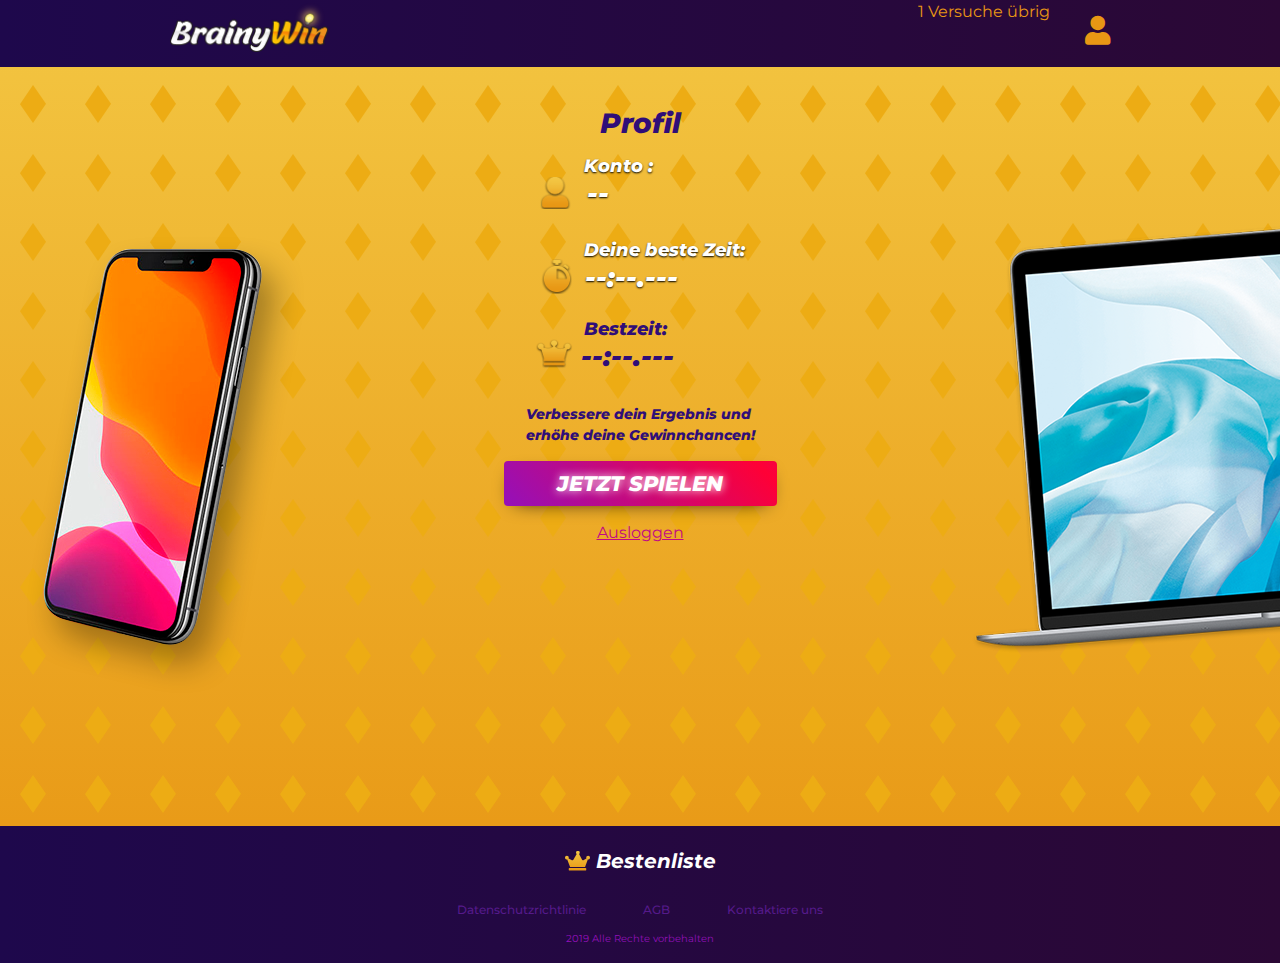
<file: profile.html>
<!DOCTYPE html>

<html lang="en">
<head>
<meta charset="UTF-8">
<meta name="viewport" content="width=device-width, initial-scale=1">
	<title>Profil
</title>
	<link rel="shortcut icon" href="./favicon.ico" type="image/x-icon">
	<link rel="stylesheet" type="text/css" href="./css/styles.css">
	<script type="text/javascript"> (function() { var css = document.createElement('link'); css.href = 'https://use.fontawesome.com/releases/v5.1.0/css/all.css'; css.rel = 'stylesheet'; css.type = 'text/css'; document.getElementsByTagName('head')[0].appendChild(css); })(); </script>
	
</head>
<body class="main">
  <div id="popUpLimit">
  <div class="box orange_gr">
    <!-- <div class="img">&nbsp;</div> -->
    <div class="content">
      <h3>Du hast alle Versuche verbraucht
</h3>
      <h4 id="credits_left"> 0 Versuche übrig

</h4>
      <p>Du kannst jetzt mehr Versuche kaufen, erneut spielen und deine Gewinnchancen erhöhen.
</p>
<p>Wenn du den Service abonnierst, solltest du warten, bis das nächste wöchentliche Geschicklichkeitsspiel beginnt.
</p>
      <a class="getPremium" href="">Ich möchte mehr Versuche kaufen und erneut spielen.        
</a>
      <button type="button" id="close" class="close">Abbrechen
</button>
    </div>
  </div>
</div>

<header class="violet_gr">
	<div class="wrapper">
		<a href="./index.html">
			<img class="header_logo" src="./images/brainywin_logo_small.png">
		</a>

		<a href="./profile.html" id="login_icon">
			<i class="fas fa-user"></i>
		</a>	
		<div class="float-right-block">	
			<span id="credit_counter"> --- </span>
		</div>
	</div>
</header>
<section class="main_bg orange_gr">

	<div class="wrapper ">
<img class="left_img mobile_hide" src="./images/iphone.png">
<img class="right_img mobile_hide" src="./images/notebook.png">
	<h2 class="">Profil
</h2>
	<div class="profile_box">
		<span class="small_title">Konto
:</span>
		<span id="user_name">--</span>
		<span class="small_title">Deine beste Zeit:
</span>
		<span id="user_best_time">
		--:--.---</span>
		<span  class="small_title leader">Bestzeit:
</span>
		<span id="leader_time" class="leader">
		--:--.---</span>
		
		</div>

		<span class="improve_small">
		Verbessere dein Ergebnis und <br/>erhöhe deine Gewinnchancen!
</span>
		
		<button class="button" id="play_button" href="">JETZT SPIELEN
</button>


		<a href="" class="log_out_button">Ausloggen
</a>

	</div>

</section>
<footer class="violet_gr">

	<div class="wrapper">
		<a href="./rankings.html" class="Rankings_link">
		<i class="fas fa-crown"></i> Bestenliste
</a>
		<img class="bottom_logo desk_hide" src="./images/brainywin_logo.svg">
			<li class="footer_menu">
				<ul><a href="./privacypolicy.html">Datenschutzrichtlinie
</a></ul>
				<ul><a href="./terms.html">AGB
</a></ul>
				<ul><a href="./contact.html">Kontaktiere uns
</a></ul>
			</li>
		<span class="copyright"> 2019 Alle Rechte vorbehalten
</span>
	</div>
</footer>




</body>

	<script  type="text/javascript" src="./js/login.js" ></script>
</html>
</file>
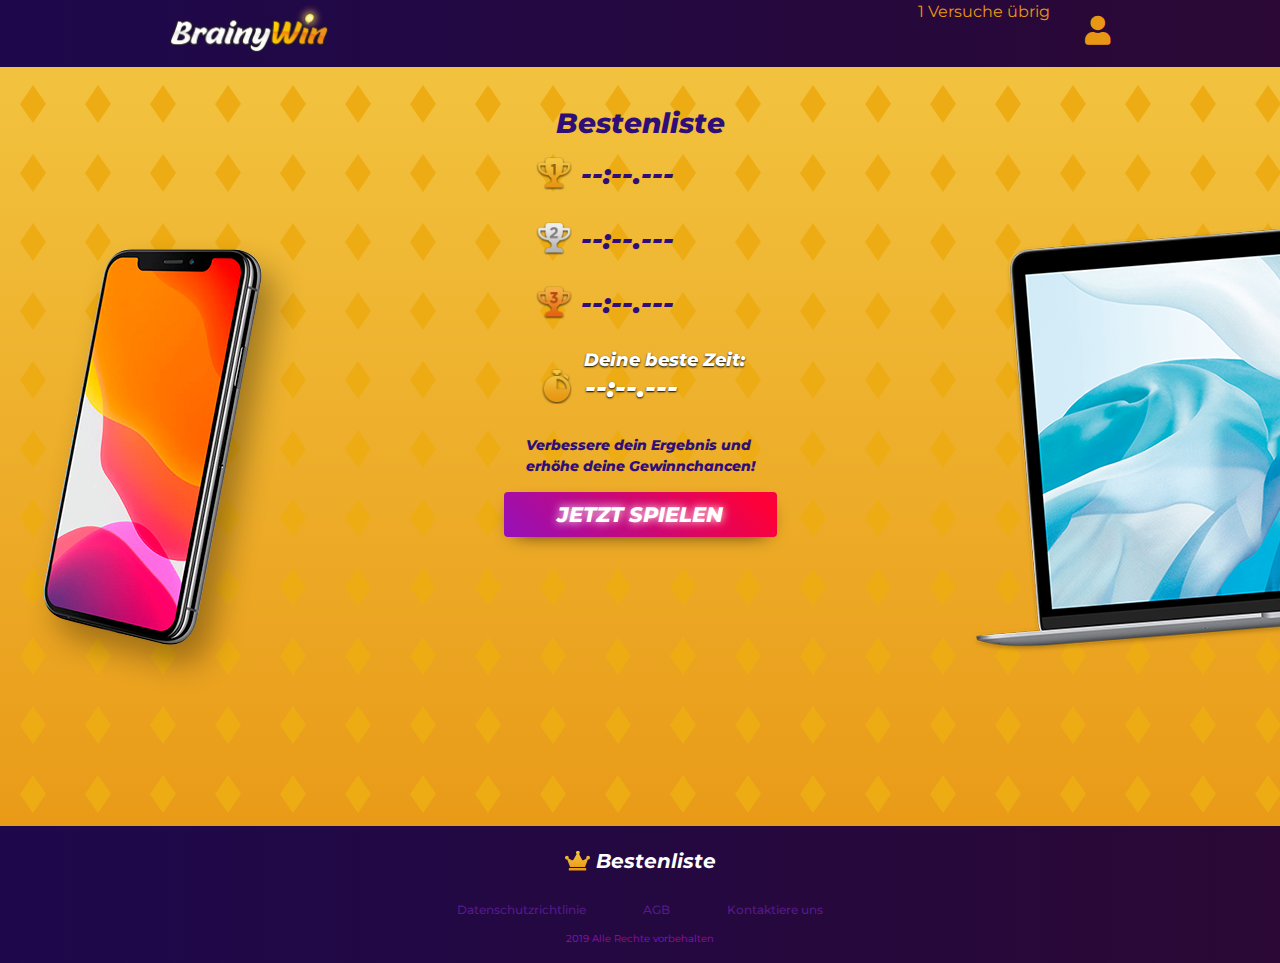
<file: rankings.html>
<!DOCTYPE html>

<html lang="en">
<head>
<meta charset="UTF-8">
<meta name="viewport" content="width=device-width, initial-scale=1">
	<title>Bestenliste
</title>
	<link rel="shortcut icon" href="./favicon.ico" type="image/x-icon">
	<link rel="stylesheet" type="text/css" href="./css/styles.css">
	<script type="text/javascript"> (function() { var css = document.createElement('link'); css.href = 'https://use.fontawesome.com/releases/v5.1.0/css/all.css'; css.rel = 'stylesheet'; css.type = 'text/css'; document.getElementsByTagName('head')[0].appendChild(css); })(); </script>
	
</head>
<body class="main">
  <div id="popUpLimit">
  <div class="box orange_gr">
    <!-- <div class="img">&nbsp;</div> -->
    <div class="content">
      <h3>Du hast alle Versuche verbraucht
</h3>
      <h4 id="credits_left"> 0 Versuche übrig

</h4>
      <p>Du kannst jetzt mehr Versuche kaufen, erneut spielen und deine Gewinnchancen erhöhen.
</p>
<p>Wenn du den Service abonnierst, solltest du warten, bis das nächste wöchentliche Geschicklichkeitsspiel beginnt.
</p>
      <a class="getPremium" href="">Ich möchte mehr Versuche kaufen und erneut spielen.        
</a>
      <button type="button" id="close" class="close">Abbrechen
</button>
    </div>
  </div>
</div>

<header class="violet_gr">
	<div class="wrapper">
		<a href="./index.html">
			<img class="header_logo" src="./images/brainywin_logo_small.png">
		</a>

		<a href="./profile.html" id="login_icon">
			<i class="fas fa-user"></i>
		</a>	
		<div class="float-right-block">	
			<span id="credit_counter"> --- </span>
		</div>
	</div>
</header>
<section class="main_bg orange_gr">

	<div class="wrapper">
<img class="left_img mobile_hide" src="./images/iphone.png">
<img class="right_img mobile_hide" src="./images/notebook.png">
	<h2 class="">Bestenliste
</h2>
	<div class="profile_box rankings">
		
		<span id="rank_1" class="leader">
		--:--.---</span>
		<span id="rank_2" class="leader">
		--:--.---</span>
		<span id="rank_3" class="leader">
		--:--.---</span>

		<span  class="small_title">Deine beste Zeit:
</span>
		<span id="user_best_time">
		--:--.---</span>
	</div>
		<span class="improve_small">
		Verbessere dein Ergebnis und <br/>erhöhe deine Gewinnchancen!
</span>
		
		<button class="button" id="play_button" href="">JETZT SPIELEN
</button>


		
	
	</div>

</section>
<footer class="violet_gr">
<img class="left_img desk_hide" src="./images/iphone.png">
	<div class="wrapper">
		<a href="./rankings.html" class="Rankings_link">
		<i class="fas fa-crown"></i> Bestenliste
</a>
		<img class="bottom_logo desk_hide" src="./images/brainywin_logo.svg">
			<li class="footer_menu">
				<ul><a href="./privacypolicy.html">Datenschutzrichtlinie
</a></ul>
				<ul><a href="./terms.html">AGB
</a></ul>
				<ul><a href="./contact.html">Kontaktiere uns
</a></ul>
			</li>
		<span class="copyright"> 2019 Alle Rechte vorbehalten
</span>
	</div>
</footer>




</body>

	<script  type="text/javascript" src="./js/login.js" ></script>
</html>
</file>
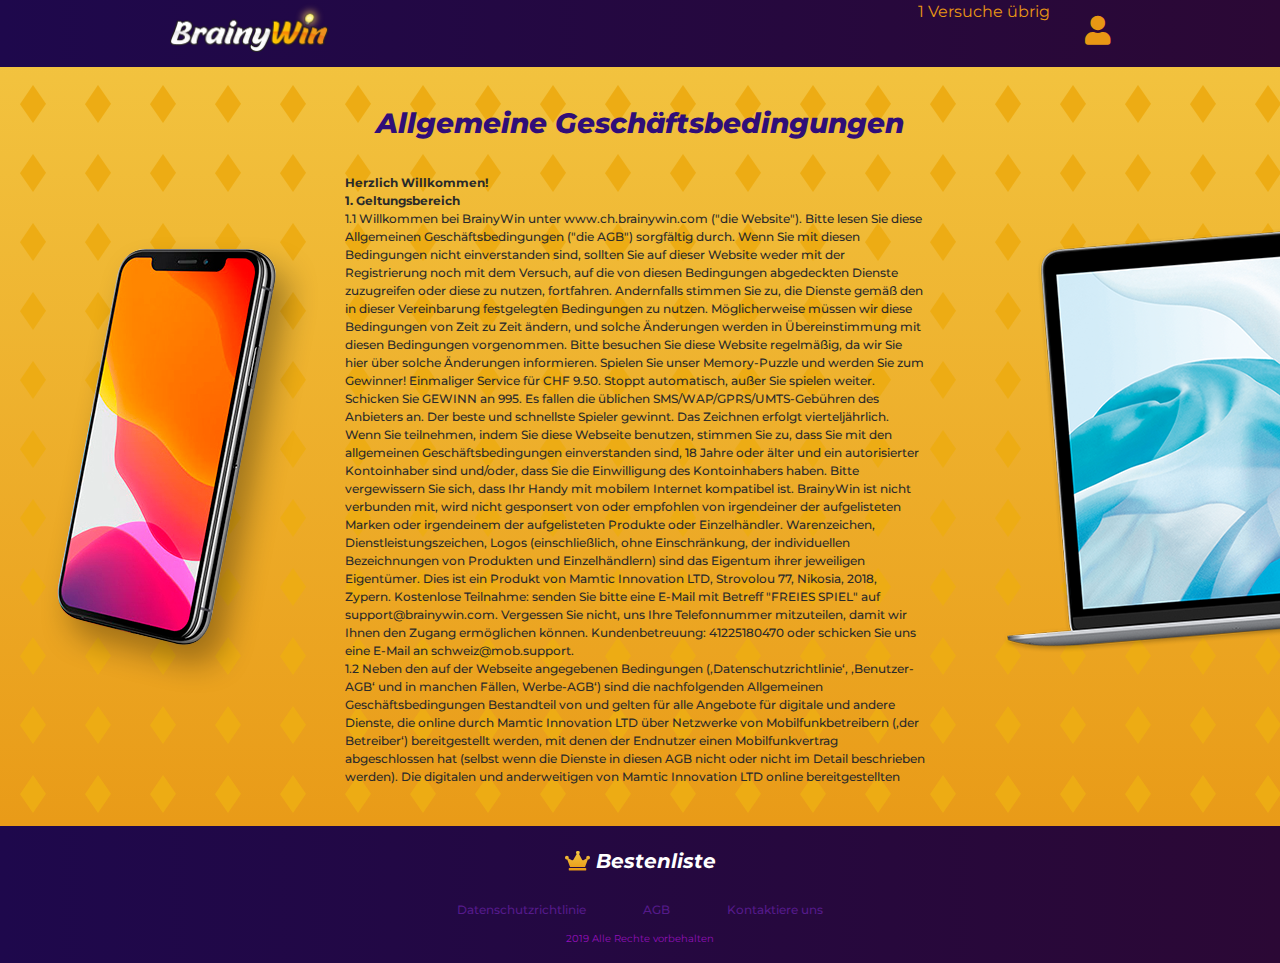
<file: terms.html>
<!DOCTYPE html>

<html lang="en">
<head>
<meta charset="UTF-8">
<meta name="viewport" content="width=device-width, initial-scale=1">
	<title>AGB</title>
	<link rel="shortcut icon" href="./favicon.ico" type="image/x-icon">

	<link rel="stylesheet" type="text/css" href="./css/styles.css">
	<script type="text/javascript"> (function() { var css = document.createElement('link'); css.href = 'https://use.fontawesome.com/releases/v5.1.0/css/all.css'; css.rel = 'stylesheet'; css.type = 'text/css'; document.getElementsByTagName('head')[0].appendChild(css); })(); </script>
	
</head>
<body class="main">

<header class="violet_gr">
	<div class="wrapper">
		<a href="./index.html">
			<img class="header_logo" src="./images/brainywin_logo_small.png">
		</a>

		<a href="./profile.html" id="login_icon">
			<i class="fas fa-user"></i>
		</a>	
		<div class="float-right-block">	
			<span id="credit_counter"> --- </span>
		</div>
	</div>
</header>
<section class="main_bg orange_gr">

	<div class="wrapper terms">
<img class="left_img mobile_hide" src="./images/iphone.png">
<img class="right_img mobile_hide" src="./images/notebook.png">
	<h2 class="">Allgemeine Geschäftsbedingungen</h2>
	
	
	<p>
	<b>Herzlich Willkommen!</b>

<span>
<b>1. Geltungsbereich </b>
<br/>
1.1 Willkommen bei BrainyWin unter www.ch.brainywin.com ("die Website"). Bitte lesen Sie diese Allgemeinen
Geschäftsbedingungen ("die AGB") sorgfältig durch. Wenn Sie mit diesen Bedingungen nicht einverstanden sind, sollten Sie
auf dieser Website weder mit der Registrierung noch mit dem Versuch, auf die von diesen Bedingungen abgedeckten
Dienste zuzugreifen oder diese zu nutzen, fortfahren. Andernfalls stimmen Sie zu, die Dienste gemäß den in dieser
Vereinbarung festgelegten Bedingungen zu nutzen. Möglicherweise müssen wir diese Bedingungen von Zeit zu Zeit
ändern, und solche Änderungen werden in Übereinstimmung mit diesen Bedingungen vorgenommen. Bitte besuchen Sie
diese Website regelmäßig, da wir Sie hier über solche Änderungen informieren.
Spielen Sie unser Memory-Puzzle und werden Sie zum Gewinner! Einmaliger Service für CHF 9.50. Stoppt automatisch,
außer Sie spielen weiter. Schicken Sie GEWINN an 995. Es fallen die üblichen SMS/WAP/GPRS/UMTS-Gebühren des
Anbieters an. Der beste und schnellste Spieler gewinnt. Das Zeichnen erfolgt vierteljährlich. Wenn Sie teilnehmen, indem
Sie diese Webseite benutzen, stimmen Sie zu, dass Sie mit den allgemeinen Geschäftsbedingungen einverstanden sind, 18
Jahre oder älter und ein autorisierter Kontoinhaber sind und/oder, dass Sie die Einwilligung des Kontoinhabers haben. Bitte
vergewissern Sie sich, dass Ihr Handy mit mobilem Internet kompatibel ist. BrainyWin ist nicht verbunden mit, wird nicht
gesponsert von oder empfohlen von irgendeiner der aufgelisteten Marken oder irgendeinem der aufgelisteten Produkte oder
Einzelhändler. Warenzeichen, Dienstleistungszeichen, Logos (einschließlich, ohne Einschränkung, der individuellen
Bezeichnungen von Produkten und Einzelhändlern) sind das Eigentum ihrer jeweiligen Eigentümer. Dies ist ein Produkt von
Mamtic Innovation LTD, Strovolou 77, Nikosia, 2018, Zypern.
Kostenlose Teilnahme: senden Sie bitte eine E-Mail mit Betreff "FREIES SPIEL" auf support@brainywin.com. Vergessen
Sie nicht, uns Ihre Telefonnummer mitzuteilen, damit wir Ihnen den Zugang ermöglichen können. Kundenbetreuung:
41225180470 oder schicken Sie uns eine E-Mail an schweiz@mob.support.<br/>
1.2 Neben den auf der Webseite angegebenen Bedingungen (‚Datenschutzrichtlinie‘, ‚Benutzer-AGB‘ und in manchen
Fällen‚ Werbe-AGB‘) sind die nachfolgenden Allgemeinen Geschäftsbedingungen Bestandteil von und gelten für alle
Angebote für digitale und andere Dienste, die online durch Mamtic Innovation LTD über Netzwerke von Mobilfunkbetreibern
(‚der Betreiber‘) bereitgestellt werden, mit denen der Endnutzer einen Mobilfunkvertrag abgeschlossen hat (selbst wenn die
Dienste in diesen AGB nicht oder nicht im Detail beschrieben werden). Die digitalen und anderweitigen von Mamtic
Innovation LTD online bereitgestellten Dienste schließen Spiele, Textmitteilungen, Sound- und/oder Bilddateien und/oder
ähnliche Dienste ein (‚die Inhaltsdienste‘), die über das Netzwerk des Betreibers unter anderem durch Kurznachrichten
(‚SMS‘), General Packet Radio Services (‚GPRS‘) und/oder 3G bereitgestellt werden.<br/>
1.3 BrainyWin ist Teil von Mamtic Innovation LTD, Strovolou 77, Nikosia, 2018, Zypern.
</span>
<span>
<b>2. Dienst zur Bereitstellung von Inhalten</b>
<br/>
Der Endnutzer fordert den Dienst zur Bereitstellung von Inhalten durch Mamtic Innovation LTD an. Der Dienst zur
Bereitstellung von Inhalten wird dem Endnutzer über den Dienst und das Netzwerk des Betreibers erbracht.
</span>
<span>
<b>3.  Zugriff auf das Abonnementmodell
</b>
<br/>
Das laufende Abonnement beginnt, wenn das Unternehmen Ihnen auf Anfrage den Zugang zu den Diensten gewährt hat.
Der Zugang zu den Diensten kann durch Bereitstellung von Informations- oder Unterhaltungsdiensten (z. B. durch
Bereitstellung von herunterladbaren Inhalten oder einem Handyspiel), durch anderweitige Bereitstellung des Zugangs zu
den Diensten (z. B. zu Ihrer Handynummer) oder durch Ermöglichung des Herunterladens der Dienste ( B. durch
Übermitteln eines WAP-Push-Links oder eines Links in einer Textnachricht zum Herunterladen oder anderweitigen
Verwenden der Dienste auf der Unternehmenswebsite). Alle Abonnementverträge bleiben in Kraft, bis sie von Ihnen oder
dem Unternehmen gemäß den hierin festgelegten Bedingungen gekündigt und / oder gekündigt werden. Verträge für die
Dienstleistungen des Unternehmens und unabhängiger Dritter, die über die Dienstleistungen zur Verfügung gestellt werden,
beginnen, wenn das Unternehmen oder der Dritte Ihre Bestellung für dieselbe angenommen oder Ihnen die
Dienstleistungen gemäß Ihrer Bestellung zur Verfügung gestellt hat. Der Vertrag bleibt so lange in Kraft, bis er von Ihnen
oder dem Unternehmen gemäß den hierin festgelegten Bedingungen gekündigt wird.

</span>
<span>
<b>4. Zugang zum Einmalkaufmodell</b>
<br/>
Das einmalige (Einzel-) Kaufmodell impliziert, dass der Zugang zu den Diensten gegen eine Pauschalgebühr angeboten
wird, wie auf unserer Website oder auf andere Weise mitgeteilt. Es gibt kein Abonnement und es fallen keine
wiederkehrenden Gebühren an.
</span>
<span>
<b>5. Kosten </b>
<br/>
5.1 In Werbeanzeigen oder auf www.ch.brainywin.com (‚die Webseite‘) präsentierte Angebote oder Preisangaben sind
unverbindlich, sofern sie im Angebot nicht ausdrücklich und schriftlich als verbindlich bezeichnet werden.
<br/>
5.2 Die Entgelte (‚die Entgelte‘) für den Dienst zur Bereitstellung von Inhalten für (i) Abonnement-Dienste und (ii) einmalige
Bestellungen sind in den Benutzer-AGB angegeben. Die Entgelte werden vom Betreiber in Rechnung gestellt oder bei
einem Prepaid-Vertrag vom Guthaben des Endnutzers abgezogen. Der Endnutzer erteilt diesbezüglich seine ausdrückliche
Zustimmung und versichert, dass die Entgelte eingefordert werden können.
<br/>
5.3 Die Entgelte werden für jede Mitteilung berechnet, die gesendet oder empfangen wird, abhängig von der Art der
Mitteilung und/oder Zahlungsmethode. Die von den Betreibern angegeben Standardentgelte für das Senden von SMS (d.h.
Kurznachrichten) gelten für alle Mitteilungen, die gesendet oder empfangen werden. Es kann eine einmalige
Registrierungsgebühr erhoben werden. <br/> 
</span>
<span>
<b>6. Preisanpassungen
</b>
<br/>
Mamtic Innovation LTD ist berechtigt, jederzeit nach vorheriger Ankündigung auf der Webseite Preisanpassungen
vorzunehmen. Bestehende Endnutzer werden eine Woche vor der Preisanpassung per SMS benachrichtigt. Wenn
Endnutzer die Dienste von Mamtic Innovation LTD weiterhin nutzen oder sich nach dem Datum der Einführung der
Preisanpassung registrieren, gelten diese Anpassungen als angenommen.
 
</span>
<span>
<b>7. Beendigung und Kündigung von Abonnementdiensten.</b>
<br/>
7.1 Wenn Sie die Dienste per SMS abbestellen möchten, senden Sie STOP an die Nummer, von der Sie die SMS erhalten,
oder senden Sie eine E-Mail. Im ersten Fall wird die Kündigung sofort nach Eingang des Kündigungsantrags wirksam. In
letzteren Fällen wird die Kündigung erst innerhalb von 48 Stunden nach Eingang des Kündigungsantrags wirksam. Wenn
Sie mehrere Abonnements haben, werden mit STOP alle aktiven Abonnements abgebrochen. Gebühren werden
möglicherweise auch im folgenden Monat auf der Rechnung Ihres Mobilfunkanbieters angezeigt, da sie nachträglich
abgerechnet werden.
<br/>
7.2 Mamtic Innovation LTD kann sämtliche Dienste unverzüglich einstellen, wenn:
(a) der Endnutzer diese nicht innerhalb des vom Mobilfunkbetreiber festgelegten Zeitraums bezahlt;
(b) Mamtic Innovation LTD Grund zu der Annahme hat, dass der Endnutzer gegen die vorliegenden Allgemeinen
Geschäftsbedingungen verstößt oder verstoßen hat;
(c) ausdrücklich vom Betreiber dazu aufgefordert wurde;
(d) der Dienst durch Gesetze, Verordnungen, Richtlinien oder Regierungsmaßnahmen teilweise oder vollständig
rechtswidrig oder nicht praktikabel wird; oder
(i) der Endnutzer die Integrität oder Funktionalität des Netzwerkes von Mamtic Innovation LTD auf irgendeine Weise
beeinträchtigt oder zu beeinträchtigen droht.
<br/>
7.3 Wird der Dienst zur Bereitstellung von Inhalten beendet, hat der Endnutzer keinen Anspruch auf Herausgabe jeglicher
im Rahmen eines Abonnements verbleibenden Inhalte.
<br/> 
7.4 Mamtic Innovation LTD übernimmt keine Haftung gegenüber dem Endnutzer und/oder Drittparteien als Folge der
Beendigung oder Kündigung des/der Dienste/s.
<br/>
7.5 Mamtic Innovation LTD behält sich das Recht vor, ohne vorherige Ankündigung jegliches Produkt durch ein
äquivalentes alternatives Produkt zu ersetzen.


</span>
<span>
<b>8. Geistiges Eigentum</b>
<br/>
8.1 Sofern nicht anders in den vorliegenden Allgemeinen Geschäftsbedingungen angegeben, sind sämtliche Urheberrechte,
Patente, Markenrechte, Muster, Modelle und/oder andere geistige.
<br/>
8.2 Mamtic Innovation LTD gewährt dem Endnutzer das begrenzte, nicht ausschließliche, nicht übertragbare und
widerrufbare Recht zum Herunterladen, Empfangen und/oder Abrufen von Inhaltsdiensten.
 
<br/>
8.3 Soweit nicht anders ausdrücklich von Mamtic Innovation LTD angegeben, ist es dem Endnutzer nicht gestattet, die
heruntergeladenen oder empfangenen Inhaltsdienste ohne vorherige schriftliche Zustimmung von Mamtic Innovation LTD
zu vervielfältigen, zu verändern, auszuführen, zu übermitteln, zu verbreiten, zu verkaufen, Folgeprodukte zu nutzen, oder
auf andere Art und Weise zu nutzen.

<br/>
8.4 Der Endnutzer hält Mamtic Innovation LTD und ihre Geschäftsführer, Manager, Angestellte, Lieferanten und
Drittanbieter von Informationen schadlos gegenüber Schäden und Risiken und haftet gegenüber Mamtic Innovation LTD
und ihren Geschäftsführern, Managern, Angestellten, Lieferanten und Drittanbietern von Informationen für die Folgen von
Verstößen gegen die geistigen Eigentumsrechte von Mamtic Innovation LTD und Drittparteien sowie von Verstößen gegen
diese Allgemeinen Geschäftsbedingungen durch die nicht genehmigte Nutzung unserer Dienste oder nicht genehmigtes
Verhalten.
 
</span>
<span>
<b>9. Haftung</b>
<br/>
9.1. Der Endnutzer trägt das mit der Nutzung der Inhaltsdienste und der Webseite von Mamtic Innovation LTD verbundene
Risiko. Mamtic Innovation LTD bemüht sich um die störungsfreie Nutzung der Inhaltsdienste. Mamtic Innovation LTD kann
keine Gewähr dafür übernehmen, dass die Inhaltsdienste die Anforderungen des Endnutzers erfüllen oder das
Herunterladen, Empfangen und/oder Abrufen der Inhaltsdienste störungs- und fehlerfrei verläuft.

<br/>
9.2 Der Endnutzer akzeptiert im Zusammenhang mit Mobilfunkdiensten, dass die Fähigkeit zur Herstellung und
Aufrechterhaltung einer Verbindung und die Qualität einer Verbindung nicht zu jeder Zeit und an jedem Ort gleich oder
angemessen sind und dass die Inhaltsdienste durch Störungen aufgrund von physischen Faktoren (Tunnels, Berge,
Gebäude, etc.), Anpassungen oder Wartungen des Betreibernetzwerk beeinträchtigt oder vorübergehend nicht verfügbar
sein können.
<br/>
9.3 Kann der Endnutzer die Inhaltsdienste nicht ohne Störungen nutzen, hat er hierdurch keinen Anspruch auf einen
Preisnachlass für die Inhaltsdienste oder auf eine Erstattung für die bereits gezahlten Beträge. <br/>
9.4 Mamtic Innovation LTD haftet nicht für Schäden, einschließlich, aber nicht beschränkt auf die Infektion oder
Beschädigung der vom Endnutzer genutzten Hardware und/oder Software, die auf den Zugriff auf die Webseite oder die
Nutzung von Inhaltsdiensten zurückzuführen sind, was die heruntergeladenen Inhaltsdienste und die zur Herstellung einer
Verbindung benötigte Hardware und Software einschließt. Der Endnutzer hat eigene Maßnahmen zur Vermeidung solcher
Vorfälle zu ergreifen.
<br/>
9.5 Ist Mamtic Innovation LTD dennoch verpflichtet, den Endnutzer aus irgendeinem Grund zu entschädigen, beträgt die
Entschädigung höchstens den für die Inhaltsdienste, die den Schaden verursacht haben, berechneten Betrag.
<br/>
9.6 Der Inhalt der Webseite wurde mit größter Sorgfalt zusammengestellt. Mamtic Innovation LTD übernimmt jedoch keine
Gewähr für die Art, die Richtigkeit und den Inhalt dieser Informationen. Mamtic Innovation LTD haftet weder für Fehler,
Unrichtigkeiten, Missverständnisse, Verzögerungen oder unklare Übermittlungen von Aufträgen und Angaben aufgrund der
Nutzung des Internets noch für die Auswirkungen des betroffenen Informationspunktes.
9.7 Dem Endnutzer ist es untersagt, Mitteilungen zu senden, die infiziert und/oder beschädigt, rechtswidrig, schädlich,
bedrohlich, vulgär, entwürdigend und abstoßend sind, die Privatsphäre verletzen oder anderweitig Mamtic Innovation LTD
gegenüber anstößig sind, und er entschädigt Mamtic Innovation LTD für alle direkten oder Folgeschäden, die durch das
Versenden solcher Mitteilungen verursacht werden.<br/>
9.8 Der Endnutzer muss mindestens 18 Jahre alt sein. Sollten Sie nicht für die Bezahlung der Mobiltelefonrechnung
verantwortlich oder jünger als 18 Jahre sein, benötigen wir eine Zustimmung der Partei, die die Mobiltelefonrechnung
bezahlt (Ihre Eltern, Erziehungsberechtigte, Arbeitgeber, etc.), bevor Sie sich für den Dienst registrieren oder an ihm
teilnehmen. Mit der Registrierung für oder Teilnahme am Dienst nimmt Mamtic Innovation LTD an, dass der Endnutzer
das/die erforderliche Einverständnis, Zustimmung oder Einwilligung der die Mobiltelefonrechnung bezahlenden Person
(Erziehungsberechtigte, Eltern, etc.) hat.



</span>
<span>
<b>10. Datenverarbeitung</b>
<br/>
10.1 Mamtic Innovation LTD sammelt und verarbeitet (hierzu zählen u.a. das Erfassen, Speichern, Abrufen, Bereitstellen für
Dritte, Klassifizieren und Verknüpfen) bestimmte personenbezogene und auf die Datenübertragung bezogene Daten des
Endnutzers.
<br/>
10.2 Mamtic Innovation LTD verarbeitet die Daten des Endnutzers ausschließlich in Übereinstimmung mit ihrer
Datenschutzrichtlinie, die auf der Webseite abgerufen werden kann. Mamtic Innovation LTD hält sich an die diesbezüglich
relevanten Datenschutzgesetze und -verordnungen. Als internationales Unternehmen agieren Mamtic Innovation LTD und
ihre verbundenen Unternehmen zunehmend über Landesgrenzen hinweg. <br/>
10.3 Mamti Innovations LTD behält sich das Recht vor, alle Daten des Endnutzers (Mobiltelefonnummer, E-Mail-Adresse,
etc.) für weitere Werbezwecke zu nutzen.<br/>
<br/>
</span>
<b>11. Rechtswahl</b>
<br/>
<span>
Die Nutzung der Inhaltsdienste, Vereinbarung und Webseite unterliegt den Gesetzen des Landes, in dem die Kampagne
durchgeführt wird. Die Nichtausübung oder Nichtdurchsetzung eines Rechts oder einer Bestimmung der vorliegenden
Allgemeinen Geschäftsbedingungen durch Mamtic Innovation LTD stellt keinen Verzicht auf dieses Recht bzw. diese
Bestimmung dar. Sollte eine Bestimmung der vorliegenden Allgemeinen Geschäftsbedingungen von einem zuständigen
Gericht als ungültig erachtet werden, stimmen die Parteien darin überein, dass das zuständige Gericht sich bemühen sollte,
der in den Bestimmungen angegeben Absicht der Parteien zu entsprechen, soweit gesetzlich zulässig, und die weiteren
Bestimmungen der vorliegenden Allgemeinen Geschäftsbedingungen bleiben weiterhin vollständig in Kraft.
</span>
<span>
<b>12. Schlussbestimmung</b>
<br/>
12.1 Mamtic Innovation LTD behält sich das Reht vor, die vorliegenden Allgemeinen Geschäftsbedingungen von Zeit zu
Zeit zu ändern. Die Endnutzer werden mittels einer Mitteilung auf der Webseite von Mamtic Innovation LTD über die
Änderungen informiert. Diese Änderungen gelten als angenommen, wenn die Endnutzer die Dienste von Mamtic Innovation
LTD nach dem angegebenen Datum der Einführung weiterhin nutzen oder herunterladen.
  
<br/>
12.2 Die vorliegenden Allgemeinen Geschäftsbedingungen können jederzeit von Mamtic Innovation LTD angefordert
werden.<br/>
</span>
	</p>

</section>
<footer class="violet_gr">
<img class="left_img desk_hide mobile_hide" src="./images/iphone.png">
	<div class="wrapper">
		<a href="./rankings.html" class="Rankings_link">
		<i class="fas fa-crown"></i> Bestenliste
</a>
		<img class="bottom_logo desk_hide" src="./images/brainywin_logo.svg">
			<li class="footer_menu">
				<ul><a href="./privacypolicy.html">Datenschutzrichtlinie
</a></ul>
				<ul><a href="./terms.html">AGB
</a></ul>
				<ul><a href="./contact.html">Kontaktiere uns
</a></ul>
			</li>
		<span class="copyright"> 2019 Alle Rechte vorbehalten
</span>
	</div>
</footer>




</body>

	<script  type="text/javascript" src="./js/login.js" ></script>
</html>
</file>
<file: css/styles.css>
@import url('https://fonts.googleapis.com/css?family=Montserrat:400,600,700i,800i&display=swap');

html, body, h1, h2, h3, h4, div, section, ul {
	margin: 0;
	padding: 0;
	box-sizing: border-box;
	line-height: 1.5;
	font-family: 'Montserrat', sans-serif;
}
button {border: 0px;}
a, a:visited {text-decoration: none; }

html, body {height: 100%; }
body::-webkit-scrollbar {
    display: none;
}
html {background: linear-gradient(to right, #1e084c ,#2b0835 );}
h2 {font-family: 'Montserrat';
font-size: 28px;
color: #300e78;
font-weight:800;
font-style: italic;
margin-top: 15px;
margin-bottom: 1vh;
text-align: center;
cursor: default;
}
.desk_hide {display: none;}

h3 {
font-family: 'Montserrat';
font-size: 18px;
color: #300e78;
font-weight:800;
font-style: italic;
text-align: right;
position: absolute;
bottom: 35px;
right: 0;
cursor: default;
padding-right: 20px;
}



p {

	font-size: 16px;
	font-weight: 600;
	color: #2a2a2a;
	text-align: left;
	display: block;
	margin: 0 auto;
	margin-top: 30px;
	cursor: default;

}

p > span {
	display: block;
	margin-bottom: 3vh;
}
.wrapper {max-width: 980px; 
	padding: 20px; 
	margin: 0 auto;
position: relative;}

.wrapper.terms p {
	font-weight: 500;
	overflow: scroll;
    height: 85%;
    overflow-x: hidden;
    padding-right: 10px;
    font-size: 12px;

}
.terms p::-webkit-scrollbar {
	overflow: visible;
	width: 3px;}
.terms p::-webkit-scrollbar-track {
  background: #f2c33f;
  width: 1px;
}
.terms p::-webkit-scrollbar-thumb {
  background: #ff9800;
}

.terms p::-webkit-scrollbar-thumb:hover {
  background: #ff5722;
  width: 5px;
}
.terms > .right_img {
	right: -124%;
}
.terms > .left_img {
	left: -47%;
}
.left_img_wrapper {
	max-width: 980px;
	padding: 20px;
	margin: 0 auto;
	position: relative;
}

.main > section > .wrapper {
	max-width: 500px;
	height: calc(100vh - 140px);
}
.main > section > .wrapper.terms {
	max-width: 630px;
	height: 100%;
}
.orange_gr {
	background: url(../images/pattern.png), linear-gradient( 0deg, #e89714, #f3c642) ;
	/*background-image: ;*/
}

.violet_gr {background: linear-gradient(to right, #1e084c ,#2b0835 );}
header {
	position: fixed;
	width: 100%;
	height: 67px;
	z-index: 200;
	}
header > .wrapper {padding: 0px 20px;}
.header_logo {
	width: 160px;
    margin-top: -8px;
    padding: 6px 0;
	}
header i {
    font-weight: 900;
    font-size: 29px;
    padding: 16px 0px;
}
section {overflow: hidden}
.left_img {
	animation: float 2s infinite alternate ease-in-out;
    position: absolute;
    left: -75%;
    top: 20%;
    pointer-events: none;
    z-index: 20;
}

.right_img {
	image-rendering: pixelated;
    animation: float2 1.5s infinite alternate cubic-bezier(0.45, 0.05, 0.55, 0.95);
    position: absolute;
    right: -163%;
    top: 17%;
    pointer-events: none;
    z-index: 20;
}
.main_bg {
	height: 100%;
    padding-top: 67px;
    padding-bottom: 74px;
}
.main_bg.game{
	display: flex;
}
/*login*/



#login_icon {
	cursor: pointer;
	float: right;
	color: #e89714;
	font-size: 35px;
	opacity: 1;
	transition: 0.5s;
}

#login_icon:hover{
	opacity: 1; 
	text-shadow: 0 0 10px;
	color: #FAEE82;
	opacity: 100% !important;
}
#login_icon.logged_out{
	opacity: 50%;
}

#credits
h2.contact_header {
	margin-bottom: 5px;
}
#credit_counter {
	margin: auto;
	color: #e89714;
	pointer-events: none;
}
.float-right-block {
	float: right;
	height: -webkit-fill-available;
	display: flex;
	margin-right: 35px;
}
form {width: 273px;
	margin-left: auto;
	margin-right: auto;
 	}
form textarea {
	font-size: 16px;
    padding: 10px;
}
form > span {
	font-size: 14px;
	font-weight: 600;
	margin-bottom: 2px;
	display: block;
}
form > button {
	margin-top: 42px;
}
.login_box > form > button {
	margin-top: 60px;
}
input {
	box-sizing: border-box;
	color: #9410ba;
	font-size: 18px;
	font-weight: 600;
	width: 273px;
	height: 30px;
    background: #fff6;
    display: block;
    margin-left: auto;
    margin-right: auto;
    margin-bottom: 1vh;
    border: 0px;
    padding: 10px 10px;
	text-align: left;
}
textarea {
	box-sizing: border-box;
	border: 0;
	width: 273px;
	height: 11vh;
	margin-right: auto;
	margin-left: auto;
	text-align: left;
	display: block;
	resize: none;
	background: #fff6;
	margin-bottom: 30px;

}
input,textarea::active {
	border: 1px solid #f3c643;

}


.button {
	cursor: pointer;
	animation: switch 6s infinite alternate ease-in-out;
    box-sizing: border-box;
    border-radius: 4px;
    padding: 10px 0 ;
    color: #fff !important;
    width: 273px;
 	font-family: 'Montserrat', sans-serif;
    font-size: 21px;
    font-weight: 800;
    font-style: italic;
    text-align: center;
    text-shadow: 0 0 10px;
    text-transform: uppercase;
    display: block;
    margin-left: auto;
    margin-right: auto;
    text-decoration: none;
    background: linear-gradient(45deg, #9410ba, #ff0036, #9410ba);
    background-size: 200% 100%;
    box-shadow: 0 6px 20px -11px #000;
    transition: 2s;
    z-index: 777;
}
.button:hover { background: #ff0052; }
.center_content {
	height: 100%;
    display: flex;
    align-items: center;
    position: relative;
    padding-bottom: 290px;
}


.log_button {
	width: 60%;
}


/*==============POP UP=============*/


#popUpLimit {
	position: absolute;
	height: calc(100% + 67px);
	top: 0;
	right: 0;
	left: 0;
	bottom: 0;
	padding-left: 13px;
    padding-right: 13px;
	background: rgba(1,1,1,.8);
	z-index: 9999;
	font-family: 'Open Sans', sans-serif;
	display: none;
}
#popUpLimit .box .content h4 {
	color: red;
}
#popUpLimit .box {
	position: relative;
	top: 150px;
	margin-right: auto;
	margin-left: auto;
	max-width: 720px;
	border-radius: 5px;
	display: flex;
	flex-direction: row;
	align-items: stretch;
}
#popUpLimit .box .img {
	width: 30%;
	background: url(../img/pop_up_pic.jpg) no-repeat center center;
	background-size: cover;
	border-radius: inherit;
}
#popUpLimit .box .content {
	width: 70%;
    text-align: center;
    padding: 40px 20px;
    color: #1c1c1c;
    line-height: 1.3;
    margin: auto;
}
#popUpLimit .content > * {
	margin-bottom: 35px;
}
#popUpLimit .content h3 {
	padding: 0px;
	margin-bottom: 5px;
	font-size: 23px;
	text-align: center;
    bottom: unset;
    position: relative;
}
#popUpLimit .content p {
	font-weight: 400;
	font-size: 16px;
	text-align: center;
}
#popUpLimit .content .getPremium {
	    cursor: pointer;
    animation: switch 6s infinite alternate ease-in-out;
    box-sizing: border-box;
    border-radius: 4px;
    padding: 10px 30px;
    color: #fff !important;
    max-width: 350px;
    font-family: 'Montserrat', sans-serif;
    font-size: 18px;
	font-style: italic;
    text-align: center;
    text-shadow: 0 0 10px;
	display: block;
    margin-left: auto;
    margin-right: auto;
    text-decoration: none;
    background: linear-gradient(45deg, #9410ba, #ff0036, #9410ba);
    background-size: 200% 100%;
    box-shadow: 0 6px 20px -11px #000;
    transition: 2s;
}
#popUpLimit .content .close {
    margin-bottom: 0;
	border-bottom: 2px solid #c10a83;;
    cursor: pointer;
    font-weight: 600;
    font-size: 16px;
    padding: 0px;
    color: #c10a83;
    background-color: transparent;

}

@media all and (max-width: 980px) {
	main .set {
		flex-direction: column;
		align-items: center;
	}
	main .set > div,
	main .set .video2 {
		width: 80%;
	}
	main .set > div p,
	main .set > div .showRecipe {
		font-size: 14px;
	}
	main .set > div p {
		max-height: 90px;
	}
	#popUpLimit {
	height: calc(100% + 160px);
	}
	#popUpLimit .box {
		top: 130px;
	}
	#popUpLimit .box .content {
		width: 90%;
		padding: 25px 16px;
	}
	#popUpLimit .content h3 {
		font-size: 22px;
	}
	#popUpLimit .content p {
	font-size: 16px;
    text-align: center;
    max-width: 90%;
	}
	#popUpLimit .content > * {
		margin-bottom: 20px;
	}
	#popUpLimit .content .getPremium {
		font-size: 16px;
	}
}

/*popup end*/

footer {
	height: 137px;
    position: absolute;
    width: 100%;
    bottom: -63px;
overflow: hidden;}

footer > .wrapper {text-align: center;}
footer i {
	font-size: 20px;
	margin-bottom: 30px;
	background: -webkit-linear-gradient(#f3c643, #e89714);
  -webkit-background-clip: text;
  -webkit-text-fill-color: transparent; }
.Rankings_link {
	font-size: 20px;
	color: #FFF !important;
	font-weight: 700;
	font-style: italic;
	transition: 0.5s;
}
.Rankings_link:hover{
	text-shadow: 0 0 15px;}
footer ul {
	display: inline-block;

	font-weight: 500;
	list-style: none;
}
footer li {font-size: 12px;
    font-weight: 400;
    list-style: none;
    display: flex;
    justify-content: space-evenly;
    max-width: 480px;
    margin-left: auto;
    margin-right: auto;
}
footer ul a {
	color: #551a8b;
}
footer ul a:visited{
	color: #551a8b;
}
.log_out_button {
	display: block;
	margin-left: auto;
	margin-right: auto;
	width: max-content;
	margin-top: 15px;
	text-decoration: underline;
	color: #c10a83;
}
.logout_button:visited{
	color: #c10a83;
}
.copyright {
	font-size: 10px;
    color: #9410ba;
    margin-top: 12px;
    display: block;
  	cursor: default;}

/*PROFILE*/
.profile_box {
	width: max-content;
    margin-left: auto;
    margin-right: auto;
}
.profile_box span {
	font-size: 28px;
	color: #fff;
	font-weight: 800;
	font-style: italic;
	text-shadow: 0px 1px 2px #000;
	display: block;

	margin-bottom: 2.5vh;}
.profile_box > span.small_title{
	font-size: 18px;
	margin-bottom: -8px;
	margin-left: 48px;
}
#user_time, #leader_time, #user_new_time, #user_best_time {
	margin-bottom: 2vh;
}
.profile_box > .leader {
	color: #300e78;
	text-shadow: none;
}
.result > .small_title {margin-right: 48px;}
#user_name::before {
    content: '';
    background: url(../images/icons/user_profile.png) no-repeat;
    background-size: contain;

    margin-right: 12px;
    width: 39px;
    height: 33px;
    vertical-align: text-bottom;
    display: inline-block;
}

#user_new_time::before, #user_best_time::before, #user_time::before {
	content: '';
    background: url(../images/icons/stopwatch.png) no-repeat;
    background-size: cover;

    margin-right: 5px;
    width: 36px;
    height: 35px;
    vertical-align: text-bottom;
    display: inline-block;
}

#leader_time::before {
	content: '';
    background: url(../images/icons/crown.png) no-repeat;
    background-size: contain;
    width: 37px;
    height: 37px;
    vertical-align: text-top;
    display: inline-block;
}
#rank_1::before {
	content: '';
    background: url(../images/icons/rank_1.png) no-repeat;
    background-size: contain;
    
    width: 37px;
    height: 37px;
    vertical-align: text-top;
    display: inline-block;
}
#rank_2::before {
	content: '';
    background: url(../images/icons/rank_2.png) no-repeat;
    background-size: contain;
   
    width: 37px;
    height: 37px;
    vertical-align: text-top;
    display: inline-block;
}
#rank_3::before {
	content: '';
    background: url(../images/icons/rank_3.png) no-repeat;
    background-size: contain;
    
    width: 37px;
    height: 37px;
    vertical-align: text-top;
    display: inline-block;
}

.login_box {
	display: flex;
	align-items: center;
	height: 70%;
}

/*=========================== GAME ============================*/
section > .wrapper.game {
width: 100%;
margin: auto;
height: max-content;}
.gametimer_box {
	position: relative;
	margin-left: auto;
	margin-right: auto;
	height: 50px;
	width: 100%;

}
.gametimer_box > span:first-child {
text-align: left;
float: left;
display: block;
font-size: 16px;
}
.gametimer_box > span:nth-child(2) {
text-align: right;
float: right;
display: block;
font-size: 16px;
}
#level_count {
	font-size: 18px;
	color: #300e78;
	font-weight: 600
}
#timer {
	font-size: 18px;
	font-weight: 600;
	color: #ff0036;
}
#result{display: none}
.memory-game {
  width: 460px;
  height: 345px;
  margin: auto;
  display: flex;
  flex-wrap: wrap;
  perspective: 1000px;
}
.memory-card {
  width: calc(20% - 10px);
  height: calc(25% - 10px);
  margin: 5px;
  position: relative;
  transform: scale(1);
  transform-style: preserve-3d;
  transition: transform .5s;
}
.memory-card.flip {
  transform: rotateY(180deg);
}
.memory-card:active {
  transform: scale(0.97);
  transition: transform .2s;
}
.memory-card img {
width: 100%;
box-sizing: border-box;}
.front-face,
.back-face {
  width: 100%;
  position: absolute;
  border-radius: 5px;
  -webkit-perspective: 0;
  -webkit-backface-visibility: hidden;
  -webkit-transform: translate3d(0,0,0);
  visibility:visible;
  backface-visibility: hidden;
  user-select: none;
}
.front-face {
  transform: rotateY(180deg);
}

span.improve_small {
	font-size: 14px;
	color: #300e78;
	font-weight: 800;
	font-style: italic;
	text-shadow: none;
	display: block;
	margin-top: 3vh;
	margin-left: auto;
	margin-right: auto;
	margin-bottom: 15px;
	width: max-content;
}

@keyframes switch {
0% {background-position: right;}
100% {background-position: left;}
}

@keyframes float {
	0%{transform:translateY(20px);}
	
	100%{transform:translateY(-20px);}
	}

@keyframes float2 {
	0%{transform:translateY(10px);}
	
	100%{transform:translateY(-10px);}
	}


/*=========================MOBILE=================================*/
@media (max-width: 500px) {
body {overflow-x: hidden;}
h2 {line-height: 1.1; margin-bottom: 25px;  }
h3 {bottom: 45px;}
p {font-size: 14px; max-width: 250px;}
.main_text {margin-left: 0px;}

.main-section {
	height: 100%;
}
.main_bg{padding-bottom: 25px;
min-height: 610px;}
.main_bg.game {
	padding-bottom: 85px;
}

.modal-content {max-width: 90%;}
.center_content {display: flex;
    align-items: center;
    position: relative;
    padding-bottom: 335px;}
.Rankings_link {font-size: 17px;}
.right_img {
	top: 0px;  
	right: -70%;
    top: 10%;
    width: 408px;
}
h2.left{text-align: left;}
.left_img {
    left: -15%;
    top: -50%;
    width: 170px;
    z-index: 20;
}
.profile_box { width: max-content; height: unset; }

.profile_box span {
	margin-bottom: 10px;
}
.result > .small_title {margin-top: 30px; margin-left: 44px;}
.rankings .small_title {margin-right: 44px;}
form >span {margin-bottom: 0px;}
.button { 
	font-size: 18px; 
	box-sizing: border-box;
	width: 273px;
	padding: 10px 0px;
}

.main > section > .wrapper.terms {
    max-width: 630px;
    height: 85%;
}
.float-right-block {
	margin-right: 5px;
}
/*==================MOBILE___GAME==============*/
.main > section > .wrapper {

	height: calc(100% - 12px);}
	.main_bg.game {
		display: block;
	}

.memory-game {

    height: 95%;
    width: 100%;}
.memory-card {
    width: calc(25% - 10px);
    height: calc(20% - 10px);
    position: relative;
}
input {
	margin-bottom: 10px;
}

.bottom_logo {
	width: 80%;
    opacity: 0.1;
    margin-top: -25px;
    margin-left: auto;
    margin-right: auto;
	}
	.wrapper.terms p {
    max-width: 580px;
}

.desk_hide {
	display: block;
}
.mobile_hide {
	display: none;
}
footer {
	margin-top: -74px;
	height: unset;
    position: relative;
    width: 100%;
    bottom: unset;
    overflow: visible;
}
footer > .wrapper {
	z-index: 20;
}
footer li {
	margin-top: 20px;
}
#user_new_time {
	margin-bottom: 30px;}

}
@media (max-width: 360px) {
	#user_time, #leader_time, #user_best_time {
	margin-bottom: 15px;
}
form > textarea {
	height: 65px;
}
h2{margin-bottom: 10px;
margin-top: 0px;}
.profile_box span {
    font-size: 24px;
}
span.improve_small {
    font-size: 14px;
}

.header_logo{
	width: 125px;
    margin-top: -3px;
    padding: 6px 0;
}
.gametimer_box > span:first-child {
    font-size: 15px;}
.gametimer_box > span:nth-child(2) {
	font-size: 15px;}
#credit_counter {
    font-size: 14px;}

h3 {

	font-size: 16px;

}
p{
	font-size: 13px;
}
.right_img {
	right: -90%;
}


.center_content {

}
</file>
